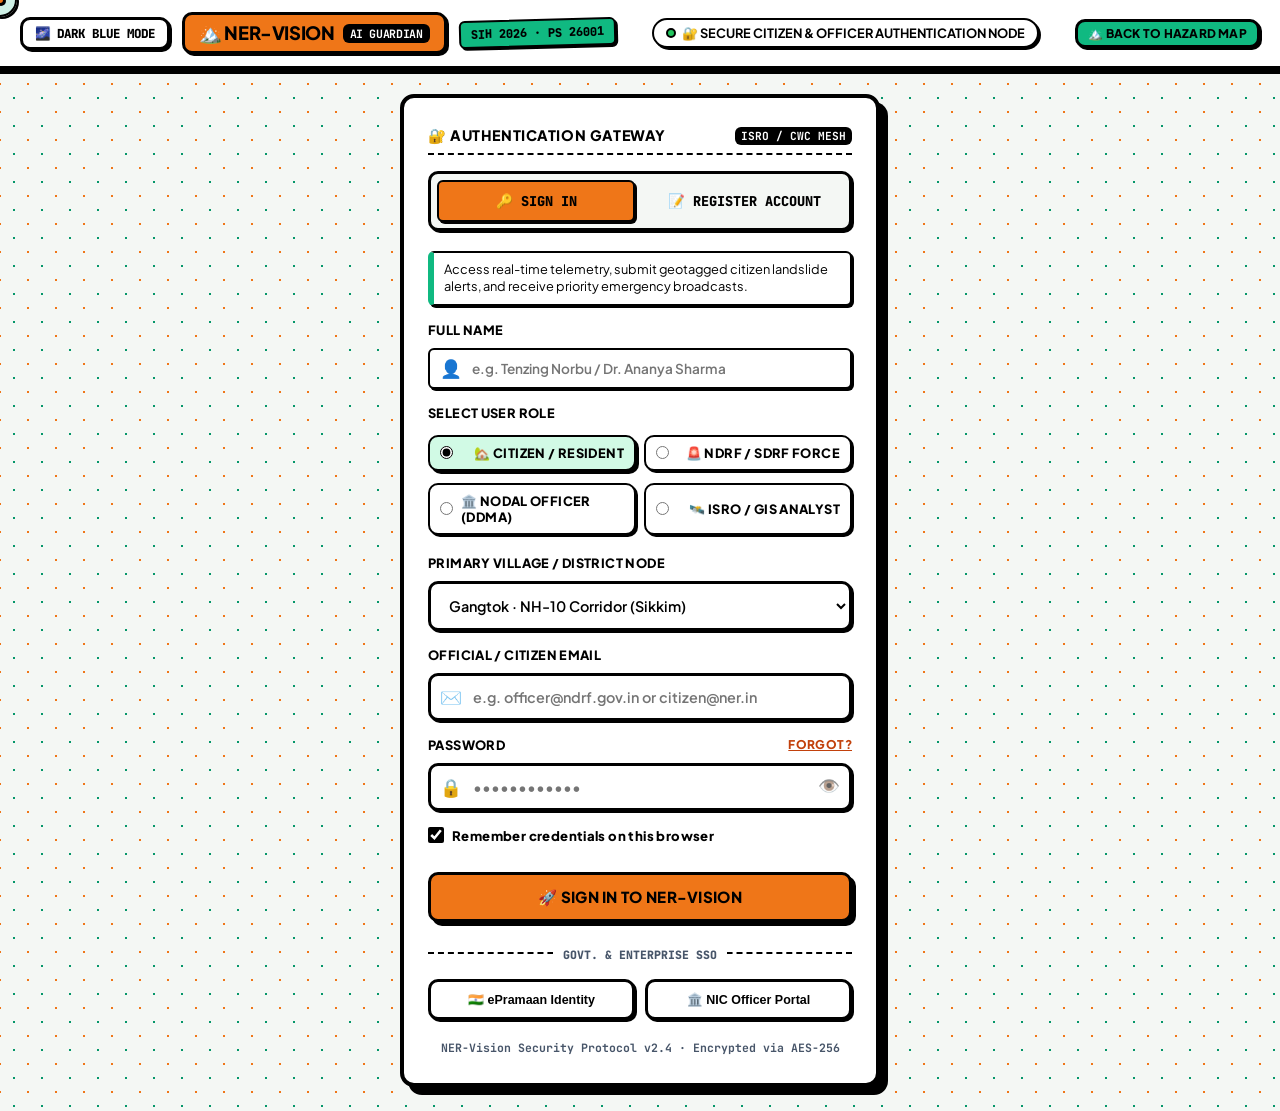
<file: login.html>
<!DOCTYPE html>
<html lang="en">
<head>
  <meta charset="UTF-8" />
  <title>NER-Vision · Citizen & Officer Login (SIH 2026 PS 26001)</title>
  <meta name="viewport" content="width=device-width, initial-scale=1.0" />
  <link rel="stylesheet" href="/static/style.css" />
  <style>
    /* Custom Login Page Specific Styles extending SIH 2026 Neo-Brutalist Theme */
    .login-container {
      min-height: calc(100vh - 70px);
      display: flex;
      align-items: center;
      justify-content: center;
      padding: 24px 16px;
    }

    .auth-card {
      width: 100%;
      max-width: 480px;
      background: var(--panel);
      border: var(--border-thick);
      border-radius: var(--radius-lg);
      box-shadow: 8px 8px 0px #000000;
      padding: 28px 24px;
      position: relative;
      animation: modal-pop 0.25s cubic-bezier(0.1, 0.9, 0.2, 1);
    }

    .auth-tab-row {
      display: flex;
      gap: 10px;
      margin-bottom: 20px;
      background: var(--bg);
      padding: 6px;
      border: var(--border-main);
      border-radius: var(--radius-md);
      box-shadow: 2px 2px 0px #000;
    }

    .auth-tab-btn {
      flex: 1;
      padding: 10px;
      font-family: 'JetBrains Mono', monospace;
      font-weight: 800;
      font-size: 0.85rem;
      text-transform: uppercase;
      background: transparent;
      border: 2px solid transparent;
      border-radius: var(--radius-sm);
      cursor: pointer;
      transition: all 0.15s ease;
      display: flex;
      align-items: center;
      justify-content: center;
      gap: 6px;
    }

    .auth-tab-btn.active {
      background: var(--orange);
      color: #000;
      border-color: #000;
      box-shadow: 2px 2px 0px #000;
    }

    .auth-tab-btn:hover:not(.active) {
      background: var(--panel-alt);
    }

    .form-group {
      margin-bottom: 16px;
      display: flex;
      flex-direction: column;
      gap: 6px;
    }

    .form-group label {
      font-size: 0.8rem;
      font-weight: 800;
      text-transform: uppercase;
      letter-spacing: 0.03em;
      display: flex;
      align-items: center;
      justify-content: space-between;
    }

    .brutal-input {
      width: 100%;
      padding: 12px 14px;
      font-family: inherit;
      font-size: 0.9rem;
      font-weight: 600;
      background: #ffffff;
      border: var(--border-main);
      border-radius: var(--radius-md);
      box-shadow: 2px 2px 0px #000;
      outline: none;
      transition: all 0.15s ease;
    }

    .brutal-input:focus {
      background: var(--panel-alt);
      box-shadow: 4px 4px 0px #000;
      border-color: #000;
    }

    .input-icon-wrap {
      position: relative;
      display: flex;
      align-items: center;
    }

    .input-icon-wrap .icon {
      position: absolute;
      left: 12px;
      font-size: 1.1rem;
      pointer-events: none;
    }

    .input-icon-wrap .brutal-input {
      padding-left: 42px;
    }

    .input-icon-wrap .eye-toggle {
      position: absolute;
      right: 12px;
      background: transparent;
      border: none;
      cursor: pointer;
      font-size: 1.1rem;
      opacity: 0.7;
    }
    .input-icon-wrap .eye-toggle:hover {
      opacity: 1;
    }

    .role-grid {
      display: grid;
      grid-template-columns: 1fr 1fr;
      gap: 8px;
      margin-top: 4px;
    }

    .role-card {
      border: var(--border-sm);
      border-radius: var(--radius-md);
      padding: 8px 10px;
      background: #fff;
      box-shadow: 2px 2px 0 #000;
      cursor: pointer;
      display: flex;
      align-items: center;
      gap: 8px;
      font-size: 0.78rem;
      font-weight: 800;
      transition: all 0.12s ease;
    }

    .role-card:hover {
      background: var(--orange-light);
    }

    .role-card.selected {
      background: var(--green-light);
      border-color: #000;
      box-shadow: 3px 3px 0 #000;
    }

    .role-card input[type="radio"] {
      accent-color: #000;
    }

    .sso-divider {
      position: relative;
      text-align: center;
      margin: 20px 0 16px;
    }

    .sso-divider::before {
      content: '';
      position: absolute;
      top: 50%;
      left: 0;
      right: 0;
      border-top: 2px dashed #000;
      z-index: 1;
    }

    .sso-divider span {
      position: relative;
      z-index: 2;
      background: var(--panel);
      padding: 0 10px;
      font-family: 'JetBrains Mono', monospace;
      font-size: 0.72rem;
      font-weight: 800;
      color: var(--text-muted);
      text-transform: uppercase;
    }

    .sso-grid {
      display: grid;
      grid-template-columns: 1fr 1fr;
      gap: 10px;
    }

    .sso-btn {
      padding: 10px;
      background: #fff;
      border: var(--border-main);
      border-radius: var(--radius-md);
      box-shadow: 2px 2px 0 #000;
      font-weight: 800;
      font-size: 0.78rem;
      display: flex;
      align-items: center;
      justify-content: center;
      gap: 6px;
      cursor: pointer;
      transition: all 0.12s ease;
    }

    .sso-btn:hover {
      transform: translate(-1.5px, -1.5px);
      box-shadow: 3.5px 3.5px 0 #000;
      background: var(--panel-alt);
    }

    .sso-btn:active {
      transform: translate(1px, 1px);
      box-shadow: 1px 1px 0 #000;
    }

    .toast-container {
      position: fixed;
      top: 80px;
      right: 20px;
      z-index: 9999;
      display: flex;
      flex-direction: column;
      gap: 8px;
    }

    .toast {
      background: #fff;
      border: var(--border-main);
      border-radius: var(--radius-md);
      box-shadow: 4px 4px 0 #000;
      padding: 12px 16px;
      font-size: 0.85rem;
      font-weight: 800;
      display: flex;
      align-items: center;
      gap: 10px;
      animation: modal-pop 0.2s ease-out;
    }
    .toast.success { border-left: 6px solid var(--green); }
    .toast.error { border-left: 6px solid var(--risk-vhigh); }
  </style>
</head>
<body>

  <!-- Toast Notification Container -->
  <div id="toastContainer" class="toast-container"></div>

  <!-- Header / Top Navigation Bar (Identical to SIH-PS-26001 Main) -->
  <header class="topbar">
    <div class="brand-wrapper">
      <button id="themeToggleBtn" class="top-left-theme-btn" onclick="triggerThemeRefresh()" title="Switch Theme with Pleasant Refresh Animation">
        <span class="refresh-icon-spin">🌌</span>
        <span class="btn-text">Dark Blue Mode</span>
      </button>
      <a href="/" class="brand-badge">
        <span>🏔️ NER-VISION</span>
        <span class="sub-tag">AI GUARDIAN</span>
      </a>
      <span class="sih-tag">SIH 2026 · PS 26001</span>
    </div>

    <div class="topbar-center">
      <div class="status-pill">
        <span class="live-beacon"></span>
        <span id="topbarStats">🔐 SECURE CITIZEN & OFFICER AUTHENTICATION NODE</span>
      </div>
    </div>

    <div class="topbar-actions">
      <a href="/" class="brutal-btn brutal-btn-green brutal-btn-sm">
        <span>🏔️ Back to Hazard Map</span>
      </a>
    </div>
  </header>

  <!-- Main Login Area -->
  <main class="login-container">
    <div class="auth-card">
      
      <!-- Card Header -->
      <div class="brutal-card-header" style="margin-bottom: 16px;">
        <span class="brutal-card-title">🔐 AUTHENTICATION GATEWAY</span>
        <span class="brutal-card-badge">ISRO / CWC MESH</span>
      </div>

      <!-- Sign In / Sign Up Tab Switcher -->
      <div class="auth-tab-row">
        <button type="button" class="auth-tab-btn active" id="tabSignIn" onclick="switchAuthTab('signin')">
          <span>🔑 Sign In</span>
        </button>
        <button type="button" class="auth-tab-btn" id="tabSignUp" onclick="switchAuthTab('signup')">
          <span>📝 Register Account</span>
        </button>
      </div>

      <!-- Auth Subtitle Guidance -->
      <div class="callout-box green-accent" style="margin-bottom: 16px;">
        <span id="authSubtitle">
          Access real-time telemetry, submit geotagged citizen landslide alerts, and receive priority emergency broadcasts.
        </span>
      </div>

      <!-- Form Component -->
      <form id="authForm" onsubmit="handleAuthSubmit(event)">

        <!-- Full Name Field (Sign Up Only) -->
        <div class="form-group hidden" id="groupFullName">
          <label for="fullName">Full Name</label>
          <div class="input-icon-wrap">
            <span class="icon">👤</span>
            <input 
              type="text" 
              id="fullName" 
              class="brutal-input" 
              placeholder="e.g. Tenzing Norbu / Dr. Ananya Sharma" 
            />
          </div>
        </div>

        <!-- Role Selector (Sign Up Only) -->
        <div class="form-group hidden" id="groupRole">
          <label>Select User Role</label>
          <div class="role-grid">
            <label class="role-card selected" id="roleCitizenCard">
              <input type="radio" name="userRole" value="citizen" checked onclick="selectRole('citizen')" />
              <span>🏡 Citizen / Resident</span>
            </label>
            <label class="role-card" id="roleResponderCard">
              <input type="radio" name="userRole" value="responder" onclick="selectRole('responder')" />
              <span>🚨 NDRF / SDRF Force</span>
            </label>
            <label class="role-card" id="roleOfficerCard">
              <input type="radio" name="userRole" value="officer" onclick="selectRole('officer')" />
              <span>🏛️ Nodal Officer (DDMA)</span>
            </label>
            <label class="role-card" id="roleAnalystCard">
              <input type="radio" name="userRole" value="analyst" onclick="selectRole('analyst')" />
              <span>🛰️ ISRO / GIS Analyst</span>
            </label>
          </div>
        </div>

        <!-- District / Location Node Selector (Sign Up Only) -->
        <div class="form-group hidden" id="groupDistrict">
          <label for="districtSelect">Primary Village / District Node</label>
          <select id="districtSelect" class="brutal-input">
            <option value="gangtok">Gangtok · NH-10 Corridor (Sikkim)</option>
            <option value="shillong">Shillong · Upper Shillong Peak (Meghalaya)</option>
            <option value="cherrapunji">Cherrapunji · Sohra Ridge (Meghalaya)</option>
            <option value="aizawl">Aizawl · Hunthar Landslide Zone (Mizoram)</option>
            <option value="kohima">Kohima · Naga Hospital Slope (Nagaland)</option>
            <option value="itanagar">Itanagar · Banderdewa Cut (Arunachal Pradesh)</option>
            <option value="agartala">Agartala · Baramura Hill Range (Tripura)</option>
            <option value="imphal">Imphal · Noney Railway Slope (Manipur)</option>
            <option value="diphu">Diphu · Karbi Anglong Hills (Assam)</option>
            <option value="namchi">Namchi · South Sikkim Highway (Sikkim)</option>
          </select>
        </div>

        <!-- Email Field -->
        <div class="form-group">
          <label for="emailInput">Official / Citizen Email</label>
          <div class="input-icon-wrap">
            <span class="icon">✉️</span>
            <input 
              type="email" 
              id="emailInput" 
              class="brutal-input" 
              placeholder="e.g. officer@ndrf.gov.in or citizen@ner.in" 
              required 
            />
          </div>
        </div>

        <!-- Password Field -->
        <div class="form-group">
          <label for="passwordInput">
            <span>Password</span>
            <a href="#forgot" onclick="triggerForgotPassword(event)" style="font-size:0.75rem; color:var(--orange-dark); font-weight:800; text-decoration:underline;" id="forgotLink">Forgot?</a>
          </label>
          <div class="input-icon-wrap">
            <span class="icon">🔒</span>
            <input 
              type="password" 
              id="passwordInput" 
              class="brutal-input" 
              placeholder="••••••••••••" 
              required 
            />
            <button type="button" class="eye-toggle" onclick="togglePasswordVisibility()" title="Toggle password visibility">
              👁️
            </button>
          </div>
        </div>

        <!-- Remember Me Checkbox -->
        <div class="form-group" id="groupRemember" style="flex-direction: row; align-items: center; justify-content: space-between;">
          <label style="cursor: pointer; display: flex; align-items: center; gap: 8px; text-transform: none; font-size: 0.82rem;">
            <input type="checkbox" id="rememberCheck" checked style="accent-color: #000; width: 16px; height: 16px;" />
            <span>Remember credentials on this browser</span>
          </label>
        </div>

        <!-- Submit Button -->
        <button type="submit" class="brutal-btn brutal-btn-orange" id="btnSubmitAuth" style="width: 100%; justify-content: center; padding: 12px; margin-top: 8px; font-size: 0.95rem;">
          <span id="btnSubmitText">🚀 Sign In to NER-Vision</span>
        </button>

      </form>

      <!-- SSO Single Sign On Divider -->
      <div class="sso-divider">
        <span>Govt. & Enterprise SSO</span>
      </div>

      <!-- SSO Buttons -->
      <div class="sso-grid">
        <button type="button" class="sso-btn" onclick="triggerSSO('ePramaan Govt. ID')">
          <span>🇮🇳 ePramaan Identity</span>
        </button>
        <button type="button" class="sso-btn" onclick="triggerSSO('NIC Officers SSO')">
          <span>🏛️ NIC Officer Portal</span>
        </button>
      </div>

      <!-- Footer Tag -->
      <div style="margin-top: 20px; text-align: center; font-size: 0.72rem; font-family: 'JetBrains Mono', monospace; color: var(--text-muted); font-weight: 700;">
        NER-Vision Security Protocol v2.4 · Encrypted via AES-256
      </div>

    </div>
  </main>

  <!-- Classy Theme Refresh Overlay Component -->
  <div id="themeRefreshOverlay" class="theme-refresh-overlay">
    <div class="refresh-card-popup">
      <div class="refresh-spinner-ring"></div>
      <div class="refresh-title" id="refreshTitleText">REFRESHING THEME...</div>
      <div class="refresh-sub" id="refreshSubText">Morphing Spatial UI Palette</div>
    </div>
  </div>

  <!-- Neo-Brutalist Interactive Cursor System (Matches Main Page) -->
  <div class="custom-cursor-dot" id="cursorDot"></div>
  <div class="custom-cursor-ring" id="cursorRing"></div>

  <script>
    let currentTab = 'signin';

    function switchAuthTab(tab) {
      currentTab = tab;
      const tabSignIn = document.getElementById('tabSignIn');
      const tabSignUp = document.getElementById('tabSignUp');
      const groupFullName = document.getElementById('groupFullName');
      const groupRole = document.getElementById('groupRole');
      const groupDistrict = document.getElementById('groupDistrict');
      const groupRemember = document.getElementById('groupRemember');
      const authSubtitle = document.getElementById('authSubtitle');
      const btnSubmitText = document.getElementById('btnSubmitText');
      const forgotLink = document.getElementById('forgotLink');

      if (tab === 'signin') {
        tabSignIn.classList.add('active');
        tabSignUp.classList.remove('active');
        
        groupFullName.classList.add('hidden');
        groupRole.classList.add('hidden');
        groupDistrict.classList.add('hidden');
        groupRemember.classList.remove('hidden');
        forgotLink.style.display = 'inline';

        authSubtitle.innerHTML = 'Access real-time telemetry, submit geotagged citizen landslide alerts, and receive priority emergency broadcasts.';
        btnSubmitText.innerHTML = '🚀 Sign In to NER-Vision';
      } else {
        tabSignUp.classList.add('active');
        tabSignIn.classList.remove('active');
        
        groupFullName.classList.remove('hidden');
        groupRole.classList.remove('hidden');
        groupDistrict.classList.remove('hidden');
        groupRemember.classList.add('hidden');
        forgotLink.style.display = 'none';

        authSubtitle.innerHTML = 'Register your node account to join the North-East Emergency Response Network & receive automated voice alert calls.';
        btnSubmitText.innerHTML = '✨ Create Verified Account';
      }
    }

    function selectRole(role) {
      ['citizen', 'responder', 'officer', 'analyst'].forEach(r => {
        const card = document.getElementById(`role${capitalize(r)}Card`);
        if (card) {
          if (r === role) {
            card.classList.add('selected');
            card.querySelector('input').checked = true;
          } else {
            card.classList.remove('selected');
          }
        }
      });
    }

    function capitalize(str) {
      return str.charAt(0).toUpperCase() + str.slice(1);
    }

    function togglePasswordVisibility() {
      const input = document.getElementById('passwordInput');
      input.type = input.type === 'password' ? 'text' : 'password';
    }

    function showToast(message, type = "success") {
      const container = document.getElementById("toastContainer");
      if (!container) return;
      const toast = document.createElement("div");
      toast.className = `toast ${type}`;
      toast.innerHTML = `<span>${type === "success" ? "✅" : "⚠️"}</span> <span>${message}</span>`;
      container.appendChild(toast);
      setTimeout(() => {
        toast.style.opacity = "0";
        toast.style.transform = "translateX(100%)";
        toast.style.transition = "all 0.3s ease";
        setTimeout(() => toast.remove(), 300);
      }, 4000);
    }

    function triggerSSO(provider) {
      showToast(`Initiating ${provider} authentication bridge...`, "success");
      setTimeout(() => {
        showToast(`Authenticated via ${provider}! Redirecting to Hazard Dashboard...`, "success");
        setTimeout(() => window.location.href = "/", 1500);
      }, 1200);
    }

    function triggerForgotPassword(e) {
      e.preventDefault();
      const email = document.getElementById('emailInput').value;
      if (!email) {
        showToast("Please enter your email address to receive password reset instructions.", "error");
      } else {
        showToast(`Password reset link dispatched to ${email}!`, "success");
      }
    }

    function handleAuthSubmit(e) {
      e.preventDefault();
      const email = document.getElementById('emailInput').value;
      const btn = document.getElementById('btnSubmitAuth');

      btn.disabled = true;
      btn.style.opacity = '0.7';

      if (currentTab === 'signin') {
        showToast("Verifying biometric & credential keys with NER-Vision Mesh...", "success");
        setTimeout(() => {
          showToast(`Welcome back, ${email.split('@')[0]}! Access Granted.`, "success");
          setTimeout(() => {
            window.location.href = "/";
          }, 1200);
        }, 1200);
      } else {
        const name = document.getElementById('fullName').value || email.split('@')[0];
        const district = document.getElementById('districtSelect').options[document.getElementById('districtSelect').selectedIndex].text;
        showToast(`Registering new node account for ${name} (${district})...`, "success");
        setTimeout(() => {
          showToast("Account created successfully! Redirecting to Dashboard...", "success");
          setTimeout(() => {
            window.location.href = "/";
          }, 1200);
        }, 1400);
      }
    }

    // Neo-Brutalist Cursor System Script
    const cursorDot = document.getElementById('cursorDot');
    const cursorRing = document.getElementById('cursorRing');

    if (cursorDot && cursorRing) {
      window.addEventListener('mousemove', (e) => {
        cursorDot.style.left = `${e.clientX}px`;
        cursorDot.style.top = `${e.clientY}px`;
        cursorRing.style.left = `${e.clientX}px`;
        cursorRing.style.top = `${e.clientY}px`;
      });

      window.addEventListener('mousedown', (e) => {
        cursorRing.classList.add('active');
        
        // Spawn Click Burst
        const burst = document.createElement('div');
        burst.className = `click-burst ${Math.random() > 0.5 ? 'green-burst' : ''}`;
        burst.style.left = `${e.clientX}px`;
        burst.style.top = `${e.clientY}px`;
        burst.innerText = ['BOOM!', 'POW!', 'SECURE!', 'NER-VISION', 'ISRO-SYNC'][Math.floor(Math.random() * 5)];
        document.body.appendChild(burst);
        setTimeout(() => burst.remove(), 400);
      });

      window.addEventListener('mouseup', () => {
        cursorRing.classList.remove('active');
      });

      document.querySelectorAll('button, a, input, select, .role-card').forEach(el => {
        el.addEventListener('mouseenter', () => cursorRing.classList.add('hovered'));
        el.addEventListener('mouseleave', () => cursorRing.classList.remove('hovered'));
      });
    }

    function triggerThemeRefresh() {
      const overlay = document.getElementById('themeRefreshOverlay');
      const btn = document.getElementById('themeToggleBtn');
      const popupTitle = document.getElementById('refreshTitleText');
      const popupSub = document.getElementById('refreshSubText');

      if (btn) btn.classList.add('refreshing');

      const isDarkCurrently = document.documentElement.classList.contains('theme-bluish-dark');
      const targetThemeName = isDarkCurrently ? "Classic Orange & Green" : "Classy Dark Bluish";

      if (popupTitle) popupTitle.textContent = `REFRESHING THEME...`;
      if (popupSub) popupSub.textContent = `Morphing UI to ${targetThemeName}`;

      if (overlay) overlay.classList.add('active');

      setTimeout(() => {
        if (isDarkCurrently) {
          document.documentElement.classList.remove('theme-bluish-dark');
          if (document.body) document.body.classList.remove('theme-bluish-dark');
          localStorage.setItem('ner_vision_theme', 'light-orange-green');
        } else {
          document.documentElement.classList.add('theme-bluish-dark');
          if (document.body) document.body.classList.add('theme-bluish-dark');
          localStorage.setItem('ner_vision_theme', 'bluish-dark');
        }

        updateThemeToggleUI();

        const layout = document.querySelector('main') || document.body;
        layout.classList.add('theme-refresh-wave');
        setTimeout(() => layout.classList.remove('theme-refresh-wave'), 650);

      }, 350);

      setTimeout(() => {
        if (overlay) overlay.classList.remove('active');
        if (btn) btn.classList.remove('refreshing');
        
        if (typeof showToast === 'function') {
          showToast(`Theme Refreshed to ${targetThemeName} 🚀`, "success");
        }
      }, 750);
    }

    function updateThemeToggleUI() {
      const isDark = document.documentElement.classList.contains('theme-bluish-dark');
      const btns = document.querySelectorAll('.top-left-theme-btn');
      btns.forEach(btn => {
        const label = btn.querySelector('.btn-text');
        const icon = btn.querySelector('.refresh-icon-spin');
        if (label) label.textContent = isDark ? "Classic Mode" : "Dark Blue Mode";
        if (icon) icon.textContent = isDark ? "☀️" : "🌌";
      });
    }

    function initTheme() {
      const savedTheme = localStorage.getItem('ner_vision_theme');
      if (savedTheme === 'bluish-dark') {
        document.documentElement.classList.add('theme-bluish-dark');
        if (document.body) document.body.classList.add('theme-bluish-dark');
      } else {
        document.documentElement.classList.remove('theme-bluish-dark');
        if (document.body) document.body.classList.remove('theme-bluish-dark');
      }
      updateThemeToggleUI();
    }

    (function prebootTheme() {
      const savedTheme = localStorage.getItem('ner_vision_theme');
      if (savedTheme === 'bluish-dark') {
        document.documentElement.classList.add('theme-bluish-dark');
      }
    })();

    document.addEventListener('DOMContentLoaded', initTheme);
  </script>
</body>
</html>
</file>
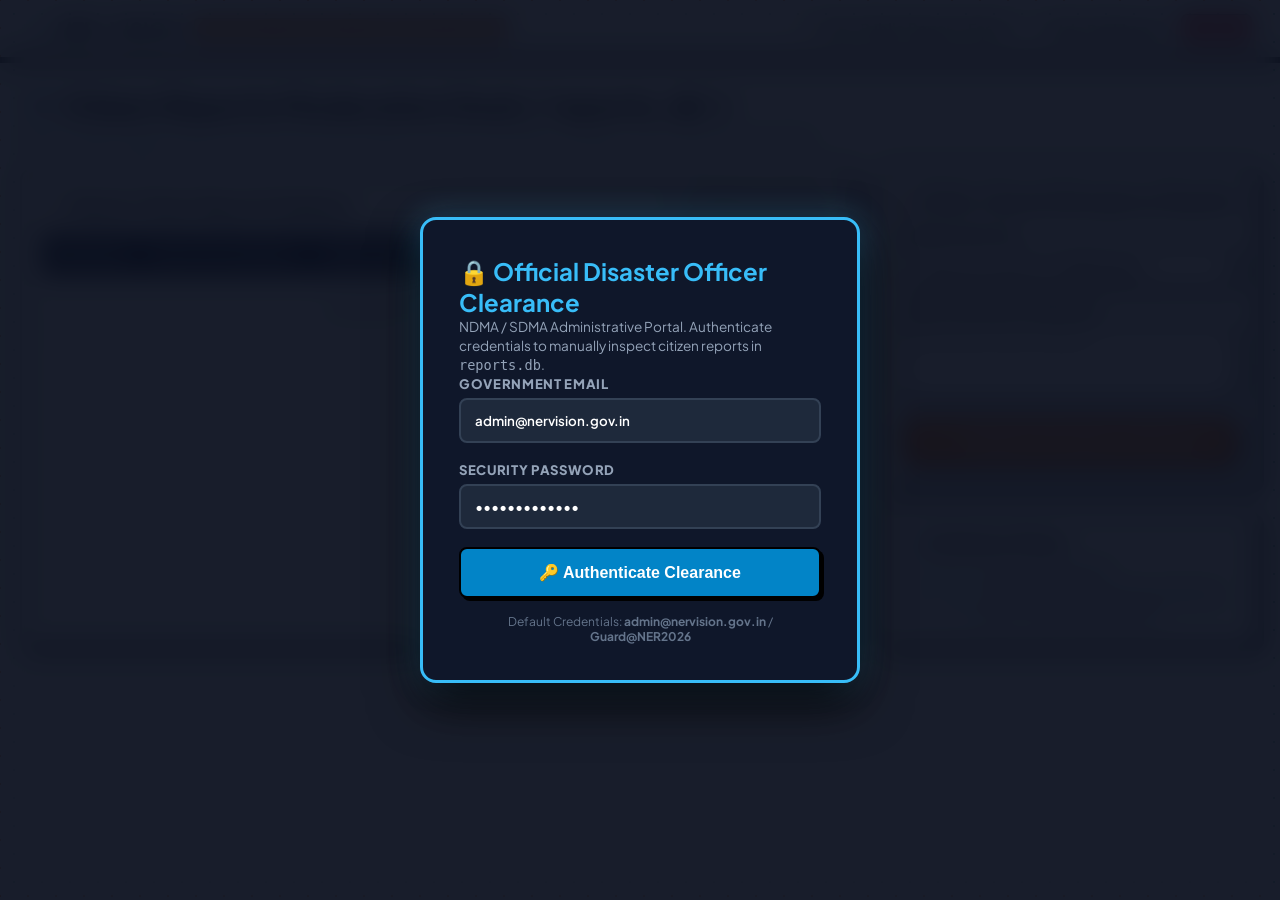
<file: templates/admin.html>
<!DOCTYPE html>
<html lang="en">
<head>
  <meta charset="UTF-8" />
  <title>NER-Vision · Command & Disaster Admin Panel (SIH 2026 PS 26001)</title>
  <meta name="viewport" content="width=device-width, initial-scale=1.0" />
  <link rel="stylesheet" href="/static/style.css" />
  <style>
    .admin-body {
      background-color: var(--bg-main);
      color: var(--text-main);
      font-family: 'Plus Jakarta Sans', system-ui, sans-serif;
      min-height: 100vh;
      margin: 0;
      padding: 0;
    }
    .admin-topbar {
      display: flex;
      justify-content: space-between;
      align-items: center;
      padding: 14px 28px;
      background: var(--bg-card);
      border-bottom: 2px solid #000;
      box-shadow: 0 4px 0 #000;
    }
    .admin-brand {
      display: flex;
      align-items: center;
      gap: 12px;
      font-weight: 900;
      font-size: 1.25rem;
    }
    .admin-lock-overlay {
      position: fixed;
      inset: 0;
      background: rgba(10, 15, 30, 0.94);
      backdrop-filter: blur(12px);
      z-index: 9999;
      display: flex;
      align-items: center;
      justify-content: center;
      padding: 20px;
    }
    .admin-lock-card {
      background: #0f172a;
      color: #f8fafc;
      border: 3px solid #38bdf8;
      border-radius: 16px;
      padding: 36px;
      max-width: 440px;
      width: 100%;
      box-shadow: 0 20px 50px rgba(0,0,0,0.8), 0 0 30px rgba(56, 189, 248, 0.3);
    }
    .admin-lock-card h2 {
      margin-top: 0;
      color: #38bdf8;
      font-size: 1.5rem;
      display: flex;
      align-items: center;
      gap: 10px;
    }
    .admin-input-group {
      margin-bottom: 18px;
    }
    .admin-input-group label {
      display: block;
      font-size: 0.82rem;
      font-weight: 800;
      color: #94a3b8;
      margin-bottom: 6px;
      text-transform: uppercase;
      letter-spacing: 0.05em;
    }
    .admin-input-group input {
      width: 100%;
      padding: 12px 14px;
      background: #1e293b;
      border: 2px solid #334155;
      border-radius: 8px;
      color: #fff;
      font-family: inherit;
      font-weight: 600;
      outline: none;
      box-sizing: border-box;
    }
    .admin-input-group input:focus {
      border-color: #38bdf8;
      box-shadow: 0 0 10px rgba(56, 189, 248, 0.4);
    }
    .admin-btn {
      width: 100%;
      padding: 14px;
      background: #0284c7;
      color: #fff;
      border: 2px solid #000;
      border-radius: 8px;
      font-weight: 900;
      font-size: 1rem;
      cursor: pointer;
      box-shadow: 3px 3px 0 #000;
      transition: all 0.15s ease;
    }
    .admin-btn:hover {
      background: #0369a1;
      transform: translate(-1px, -1px);
      box-shadow: 4px 4px 0 #000;
    }
    .admin-container {
      max-width: 1400px;
      margin: 28px auto;
      padding: 0 20px;
    }
    .admin-grid {
      display: grid;
      grid-template-columns: 2.2fr 1fr;
      gap: 24px;
    }
    .admin-table-card {
      background: var(--bg-card);
      border: 2px solid #000;
      border-radius: 12px;
      padding: 20px;
      box-shadow: 4px 4px 0 #000;
    }
    .admin-table {
      width: 100%;
      border-collapse: collapse;
      margin-top: 14px;
      font-size: 0.84rem;
    }
    .admin-table th {
      background: #0f172a;
      color: #f8fafc;
      padding: 12px;
      text-align: left;
      border-bottom: 2px solid #000;
    }
    .admin-table td {
      padding: 12px;
      border-bottom: 1px solid rgba(0,0,0,0.12);
      vertical-align: top;
    }
    .ver-badge {
      display: inline-block;
      padding: 3px 8px;
      border-radius: 4px;
      font-weight: 800;
      font-size: 0.72rem;
      border: 1px solid #000;
    }
    .ver-badge.real { background: #dcfce7; color: #15803d; }
    .ver-badge.spam { background: #fee2e2; color: #b91c1c; }
    .action-btn-sm {
      padding: 6px 10px;
      font-size: 0.78rem;
      font-weight: 900;
      border-radius: 6px;
      border: 1.5px solid #000;
      cursor: pointer;
      box-shadow: 1.5px 1.5px 0 #000;
      margin-right: 4px;
    }
    .btn-approve { background: #4ade80; color: #000; }
    .btn-flag { background: #f87171; color: #000; }
  </style>
</head>
<body class="admin-body">

  <!-- Security Lock Overlay -->
  <div id="adminLockOverlay" class="admin-lock-overlay">
    <div class="admin-lock-card">
      <h2>🔒 Official Disaster Officer Clearance</h2>
      <p style="font-size:0.85rem; color:#94a3b8; line-height:1.4;">
        NDMA / SDMA Administrative Portal. Authenticate credentials to manually inspect citizen reports in <code>reports.db</code>.
      </p>
      <form id="adminLoginForm" onsubmit="handleAdminLogin(event)">
        <div class="admin-input-group">
          <label>Government Email</label>
          <input type="email" id="adminEmail" value="admin@nervision.gov.in" required />
        </div>
        <div class="admin-input-group">
          <label>Security Password</label>
          <input type="password" id="adminPassword" value="Guard@NER2026" required />
        </div>
        <button type="submit" class="admin-btn">🔑 Authenticate Clearance</button>
      </form>
      <div id="lockError" style="color:#ef4444; font-weight:800; font-size:0.82rem; margin-top:12px; display:none;"></div>
      <div style="font-size:0.75rem; color:#64748b; margin-top:16px; text-align:center;">
        Default Credentials: <b>admin@nervision.gov.in</b> / <b>Guard@NER2026</b>
      </div>
    </div>
  </div>

  <!-- Admin Top Bar -->
  <header class="admin-topbar">
    <div class="admin-brand">
      <span>🏔️ NER-VISION</span>
      <span style="font-size:0.8rem; background:#ef7618; color:#fff; padding:2px 8px; border-radius:4px; border:1.5px solid #000;">
        DISASTER COMMAND & MODERATION CENTER
      </span>
    </div>
    <div style="display:flex; align-items:center; gap:16px;">
      <a href="/reports" target="_blank" style="font-weight:800; color:var(--text-main); text-decoration:none; font-size:0.9rem;">
        📋 View Public Reports Feed →
      </a>
      <a href="/" style="font-weight:800; color:var(--text-main); text-decoration:none; font-size:0.9rem;">
        ← Main Dashboard
      </a>
      <button onclick="handleAdminLogout()" style="background:#ef4444; color:#fff; border:1.5px solid #000; padding:6px 12px; font-weight:800; border-radius:6px; cursor:pointer;">
        Logout
      </button>
    </div>
  </header>

  <!-- Admin Main Container -->
  <div class="admin-container">
    <div style="margin-bottom:20px;">
      <h1 style="margin:0 0 6px 0; font-size:1.8rem; font-weight:900;">🛡️ Citizen Reports Moderation Desk (`reports.db`)</h1>
      <p style="margin:0; color:var(--text-muted); font-size:0.9rem;">
        Inspect all geotagged reports submitted by local residents. Assure truthfulness manually or rely on AI NLP word scoring.
      </p>
    </div>

    <div class="admin-grid">
      <!-- Citizen Reports Detailed Table -->
      <div class="admin-table-card">
        <div style="display:flex; justify-content:space-between; align-items:center; margin-bottom:12px;">
          <h3 style="margin:0; font-size:1.1rem; font-weight:900;">📋 Tabular Citizen Reports Database</h3>
          <button onclick="loadAdminReports()" style="background:var(--bg-main); border:1.5px solid #000; padding:6px 12px; font-weight:800; border-radius:6px; cursor:pointer;">
            🔄 Refresh Live Feed
          </button>
        </div>

        <table class="admin-table">
          <thead>
            <tr>
              <th>Timestamp</th>
              <th>Sector & Coordinates</th>
              <th>Citizen Incident Description</th>
              <th>AI NLP Score</th>
              <th>Manual Verification Control</th>
            </tr>
          </thead>
          <tbody id="adminReportsBody">
            <tr>
              <td colspan="5" style="text-align:center; padding:20px; color:#64748b;">Loading reports from reports.db...</td>
            </tr>
          </tbody>
        </table>
      </div>

      <!-- Control Deck -->
      <div>
        <!-- Emergency Dispatcher -->
        <div class="admin-table-card" style="margin-bottom:20px;">
          <h3 style="margin:0 0 12px 0; font-size:1.1rem; font-weight:900;">📢 Multi-Channel Emergency Dispatch</h3>
          <form onsubmit="handleAdminBroadcast(event)">
            <div class="admin-input-group" style="margin-bottom:12px;">
              <label style="color:#000;">Target Sector</label>
              <select id="broadcastSectorSelect" style="width:100%; padding:10px; border:2px solid #000; border-radius:6px; font-weight:700;">
                <option value="ALL">All Monitored Sectors (NER Region)</option>
              </select>
            </div>
            <div class="admin-input-group" style="margin-bottom:12px;">
              <label style="color:#000;">Alert Advisory Message</label>
              <textarea id="broadcastMsg" rows="3" style="width:100%; padding:10px; border:2px solid #000; border-radius:6px; font-family:inherit; font-weight:600;" placeholder="Official evacuation advisory..."></textarea>
            </div>
            <button type="submit" class="admin-btn" style="background:#ef7618;">
              ⚡ Dispatch Emergency Advisory
            </button>
          </form>
        </div>

        <!-- Database Information -->
        <div class="admin-table-card">
          <h3 style="margin:0 0 8px 0; font-size:1.1rem; font-weight:900;">📊 Database Status</h3>
          <div style="font-size:0.84rem; color:var(--text-muted); line-height:1.6;">
            <div>• Database: <b>reports.db (SQLite)</b></div>
            <div>• NLP Verifier: <b>Word & Distress Dictionary (Active)</b></div>
            <div>• Security: <b>Session Token Authenticated</b></div>
          </div>
        </div>
      </div>
    </div>
  </div>

  <script>
    async function handleAdminLogin(e) {
      e.preventDefault();
      const email = document.getElementById("adminEmail").value;
      const pass = document.getElementById("adminPassword").value;
      
      try {
        const res = await fetch("/api/v1/admin/login", {
          method: "POST",
          headers: { "Content-Type": "application/json" },
          body: JSON.stringify({ email, password: pass })
        });
        const data = await res.json();
        if (data.status === "authenticated") {
          document.getElementById("adminLockOverlay").style.display = "none";
          loadAdminReports();
        } else {
          document.getElementById("lockError").textContent = data.message || "Invalid clearance credentials.";
          document.getElementById("lockError").style.display = "block";
        }
      } catch (err) {
        document.getElementById("lockError").textContent = "Authentication server error.";
        document.getElementById("lockError").style.display = "block";
      }
    }

    function handleAdminLogout() {
      fetch("/api/v1/admin/logout", { method: "POST" }).then(() => {
        location.reload();
      });
    }

    async function loadAdminReports() {
      try {
        const res = await fetch("/api/v1/reports");
        const reports = await res.json();
        const tbody = document.getElementById("adminReportsBody");
        
        if (!reports || reports.length === 0) {
          tbody.innerHTML = `<tr><td colspan="5" style="text-align:center; padding:20px;">No citizen reports logged in reports.db yet.</td></tr>`;
          return;
        }

        tbody.innerHTML = reports.map(r => {
          const isReal = r.is_verified || r.verification_status === "VERIFIED_REAL";
          const score = (r.verification_score * 100).toFixed(0);
          const reasons = (r.verification_reasons || []).join("<br>");
          const timeStr = r.timestamp ? new Date(r.timestamp).toLocaleTimeString('en-IN') : 'N/A';

          return `
            <tr>
              <td style="font-family:'JetBrains Mono'; font-size:0.75rem;"><b>${timeStr}</b></td>
              <td>
                <b>${r.location_name || 'Sector ' + r.location_id}</b><br>
                <span style="font-size:0.72rem; color:#64748b;">${r.lat.toFixed(4)}°N, ${r.lng.toFixed(4)}°E</span><br>
                <span class="badge ${r.reported_severity.replace(' ', '-')}">${r.reported_severity}</span>
              </td>
              <td>
                <div style="font-weight:700; font-size:0.88rem;">"${r.description}"</div>
                ${r.media_url ? `<div style="margin-top:4px;"><a href="${r.media_url}" target="_blank" style="font-size:0.75rem; color:#0284c7; font-weight:800;">🖼️ Photo Attachment</a></div>` : ''}
              </td>
              <td>
                <span class="ver-badge ${isReal ? 'real' : 'spam'}">
                  ${isReal ? '✓ VERIFIED REAL' : '⚠️ SUSPICIOUS SPAM'} (${score}%)
                </span>
                <div style="font-size:0.7rem; color:#64748b; margin-top:4px; line-height:1.3;">${reasons}</div>
              </td>
              <td style="white-space:nowrap;">
                <button class="action-btn-sm btn-approve" onclick="overrideReport('${r.id}', true)">✓ Confirm True</button>
                <button class="action-btn-sm btn-flag" onclick="overrideReport('${r.id}', false)">⚠️ Mark False/Spam</button>
              </td>
            </tr>
          `;
        }).join("");
      } catch (err) {
        console.error("Failed to load reports:", err);
      }
    }

    async function overrideReport(reportId, isVerified) {
      try {
        await fetch("/api/v1/admin/reports/override", {
          method: "POST",
          headers: { "Content-Type": "application/json" },
          body: JSON.stringify({ report_id: reportId, is_verified: isVerified })
        });
        loadAdminReports();
      } catch (err) {
        alert("Failed to override report status.");
      }
    }

    async function handleAdminBroadcast(e) {
      e.preventDefault();
      const sector = document.getElementById("broadcastSectorSelect").value;
      const msg = document.getElementById("broadcastMsg").value;
      if (!msg) return;

      try {
        const res = await fetch("/api/v1/admin/broadcast", {
          method: "POST",
          headers: { "Content-Type": "application/json" },
          body: JSON.stringify({ sector, message: msg })
        });
        const data = await res.json();
        alert(`Emergency advisory dispatched to subscribers!`);
        document.getElementById("broadcastMsg").value = "";
      } catch (err) {
        alert("Broadcast failed.");
      }
    }
  </script>
</body>
</html>
</file>
<file: static/style.css>
@import url('https://fonts.googleapis.com/css2?family=JetBrains+Mono:wght@400;600;800&family=Plus+Jakarta+Sans:wght@500;700;800;900&display=swap');

:root {
  /* Neo-Brutalist Orange & Green Palette */
  --bg: #f4f7f4;
  --bg-pattern: radial-gradient(#15803d1a 1.5px, transparent 1.5px);
  --panel: #ffffff;
  --panel-alt: #f0fdf4;
  --panel-dark: #0f172a;

  --border: #000000;
  --border-width: 3px;
  --border-sm: 2px solid #000000;
  --border-main: 3px solid #000000;
  --border-thick: 4px solid #000000;

  --shadow-sm: 2px 2px 0px #000000;
  --shadow-main: 4px 4px 0px #000000;
  --shadow-lg: 6px 6px 0px #000000;
  --shadow-hover: 6px 6px 0px #000000;
  --shadow-active: 1px 1px 0px #000000;

  /* Theme Brand Colors */
  --orange: #ef7618;
  --orange-bright: #ff6b00;
  --orange-light: #ffedd5;
  --orange-dark: #c2410c;

  --green: #10b981;
  --green-bright: #22c55e;
  --green-dark: #047857;
  --green-light: #d1fae5;
  --green-deep: #064e3b;

  --text-main: #000000;
  --text-muted: #475569;
  --text-inverse: #ffffff;

  /* Risk levels */
  --risk-low: #10b981;
  --risk-med: #f59e0b;
  --risk-high: #f97316;
  --risk-vhigh: #ef4444;

  --radius-sm: 6px;
  --radius-md: 10px;
  --radius-lg: 14px;
  --radius-full: 9999px;
}

* {
  box-sizing: border-box;
  margin: 0;
  padding: 0;
}

body {
  font-family: 'Plus Jakarta Sans', -apple-system, BlinkMacSystemFont, sans-serif;
  background-color: var(--bg);
  background-image: radial-gradient(#059669 1px, transparent 1px), radial-gradient(#ef7618 1px, #f4f7f4 1px);
  background-size: 28px 28px;
  background-position: 0 0, 14px 14px;
  color: var(--text-main);
  min-height: 100vh;
  display: flex;
  flex-direction: column;
  overflow-x: hidden;
}

/* --------------------------------------------------------------------------
   Brutalist Typography & Utility
-------------------------------------------------------------------------- */
.font-mono {
  font-family: 'JetBrains Mono', monospace;
}

.font-black {
  font-weight: 900;
}

/* --------------------------------------------------------------------------
   Header / Top Navigation Bar
-------------------------------------------------------------------------- */
.topbar {
  display: flex;
  justify-content: space-between;
  align-items: center;
  padding: 12px 20px;
  background: var(--panel);
  border-bottom: var(--border-thick);
  box-shadow: 0 4px 0px rgba(0, 0, 0, 1);
  z-index: 1000;
  position: relative;
  gap: 16px;
  flex-wrap: wrap;
}

.brand-wrapper {
  display: flex;
  align-items: center;
  gap: 12px;
}

.brand-badge {
  display: inline-flex;
  align-items: center;
  gap: 8px;
  background: var(--orange);
  color: #000;
  padding: 6px 14px;
  border: var(--border-main);
  border-radius: var(--radius-md);
  box-shadow: var(--shadow-sm);
  font-weight: 900;
  font-size: 1.15rem;
  letter-spacing: -0.02em;
  text-decoration: none;
}

.brand-badge .sub-tag {
  background: #000;
  color: #fff;
  padding: 2px 7px;
  border-radius: var(--radius-sm);
  font-size: 0.72rem;
  font-family: 'JetBrains Mono', monospace;
  font-weight: 700;
}

.sih-tag {
  background: var(--green);
  color: #000;
  border: var(--border-sm);
  padding: 4px 10px;
  border-radius: var(--radius-sm);
  font-family: 'JetBrains Mono', monospace;
  font-size: 0.75rem;
  font-weight: 800;
  box-shadow: 2px 2px 0 #000;
  transform: rotate(-1.5deg);
}

.topbar-center {
  display: flex;
  align-items: center;
  gap: 10px;
  flex-wrap: wrap;
}

.status-pill {
  background: #fff;
  border: var(--border-sm);
  padding: 5px 12px;
  border-radius: var(--radius-full);
  font-size: 0.8rem;
  font-weight: 700;
  box-shadow: var(--shadow-sm);
  display: inline-flex;
  align-items: center;
  gap: 6px;
}

.live-beacon {
  width: 10px;
  height: 10px;
  border-radius: 50%;
  background: var(--green-bright);
  border: 2px solid #000;
  display: inline-block;
  animation: pulse-beacon 1.4s infinite ease-in-out;
}

@keyframes pulse-beacon {
  0% {
    transform: scale(0.9);
    opacity: 0.8;
  }

  50% {
    transform: scale(1.3);
    opacity: 1;
    box-shadow: 0 0 6px var(--green);
  }

  100% {
    transform: scale(0.9);
    opacity: 0.8;
  }
}

.topbar-actions {
  display: flex;
  align-items: center;
  gap: 10px;
}

/* --------------------------------------------------------------------------
   Tactile Neo-Brutalist Buttons
-------------------------------------------------------------------------- */
.brutal-btn {
  background: var(--panel);
  color: #000;
  border: var(--border-main);
  border-radius: var(--radius-md);
  padding: 8px 16px;
  font-size: 0.85rem;
  font-weight: 800;
  font-family: inherit;
  cursor: pointer;
  box-shadow: var(--shadow-main);
  display: inline-flex;
  align-items: center;
  gap: 6px;
  text-transform: uppercase;
  letter-spacing: 0.02em;
  transition: all 0.12s cubic-bezier(0.4, 0, 0.2, 1);
  text-decoration: none;
}

.brutal-btn:hover {
  transform: translate(-2px, -2px);
  box-shadow: var(--shadow-hover);
  background: var(--orange-light);
}

.brutal-btn:active {
  transform: translate(2px, 2px);
  box-shadow: var(--shadow-active);
}

.brutal-btn-orange {
  background: var(--orange);
  color: #000;
}

.brutal-btn-orange:hover {
  background: var(--orange-bright);
}

.brutal-btn-green {
  background: var(--green);
  color: #000;
}

.brutal-btn-green:hover {
  background: var(--green-bright);
}

.brutal-btn-sm {
  padding: 4px 10px;
  font-size: 0.75rem;
  box-shadow: var(--shadow-sm);
}

/* --------------------------------------------------------------------------
   Main Grid Layout
-------------------------------------------------------------------------- */
.layout {
  display: grid;
  grid-template-columns: 320px 1fr 370px;
  gap: 16px;
  padding: 16px;
  height: calc(100vh - 66px);
  overflow: hidden;
}

@media (max-width: 1200px) {
  .layout {
    grid-template-columns: 290px 1fr 340px;
  }
}

@media (max-width: 992px) {
  .layout {
    grid-template-columns: 1fr;
    height: auto;
    overflow-y: auto;
  }
}

/* --------------------------------------------------------------------------
   Sidebars and Panels
-------------------------------------------------------------------------- */
.sidebar,
.detail-panel {
  display: flex;
  flex-direction: column;
  gap: 14px;
  overflow-y: auto;
  padding-right: 4px;
}

.brutal-card {
  background: var(--panel);
  border: var(--border-main);
  border-radius: var(--radius-lg);
  box-shadow: var(--shadow-main);
  padding: 16px;
  position: relative;
  transition: transform 0.15s ease, box-shadow 0.15s ease;
}

.brutal-card-header {
  display: flex;
  justify-content: space-between;
  align-items: center;
  margin-bottom: 12px;
  padding-bottom: 8px;
  border-bottom: 2px dashed #000;
}

.brutal-card-title {
  font-size: 0.9rem;
  font-weight: 900;
  text-transform: uppercase;
  letter-spacing: 0.04em;
  display: flex;
  align-items: center;
  gap: 6px;
}

.brutal-card-badge {
  background: #000;
  color: #fff;
  font-family: 'JetBrains Mono', monospace;
  font-size: 0.7rem;
  font-weight: 700;
  padding: 2px 6px;
  border-radius: var(--radius-sm);
}

.scroll-list {
  max-height: 220px;
  overflow-y: auto;
  padding-right: 4px;
  display: flex;
  flex-direction: column;
  gap: 8px;
}

/* Custom Brutalist Scrollbar */
::-webkit-scrollbar {
  width: 6px;
  height: 6px;
}

::-webkit-scrollbar-track {
  background: var(--bg);
  border: 1px solid #000;
}

::-webkit-scrollbar-thumb {
  background: var(--orange);
  border: 1px solid #000;
  border-radius: 3px;
}

::-webkit-scrollbar-thumb:hover {
  background: var(--green);
}

/* --------------------------------------------------------------------------
   Lists, Rows & Badges
-------------------------------------------------------------------------- */
.risk-row {
  display: flex;
  justify-content: space-between;
  align-items: center;
  padding: 8px 12px;
  border: var(--border-sm);
  border-radius: var(--radius-md);
  background: #ffffff;
  box-shadow: 2px 2px 0px #000;
  cursor: pointer;
  transition: all 0.1s ease;
}

.risk-row:hover {
  transform: translate(-2px, -2px);
  box-shadow: 4px 4px 0px #000;
  background: var(--panel-alt);
}

.risk-row.active {
  background: var(--orange-light);
  border-color: #000;
  box-shadow: 4px 4px 0px #000;
}

.risk-row .loc-name {
  font-weight: 800;
  font-size: 0.85rem;
}

.risk-row .loc-sub {
  font-size: 0.72rem;
  color: var(--text-muted);
  font-family: 'JetBrains Mono', monospace;
}

.badge {
  padding: 3px 8px;
  border-radius: var(--radius-sm);
  font-size: 0.72rem;
  font-family: 'JetBrains Mono', monospace;
  font-weight: 800;
  border: 1.5px solid #000;
  box-shadow: 1px 1px 0px #000;
  text-transform: uppercase;
}

.badge.Low {
  background: var(--risk-low);
  color: #000;
}

.badge.Medium {
  background: var(--risk-med);
  color: #000;
}

.badge.High {
  background: var(--risk-high);
  color: #000;
}

.badge.Very-High,
.badge.VeryHigh {
  background: var(--risk-vhigh);
  color: #fff;
}

.resilience-bar-wrap {
  display: flex;
  align-items: center;
  gap: 8px;
  font-family: 'JetBrains Mono', monospace;
  font-size: 0.78rem;
  font-weight: 800;
}

.resilience-bar {
  width: 70px;
  height: 10px;
  background: #e2e8f0;
  border: 1.5px solid #000;
  border-radius: var(--radius-sm);
  overflow: hidden;
}

.resilience-fill {
  height: 100%;
  background: var(--green);
}

/* --------------------------------------------------------------------------
   Map Stage & Overlays
-------------------------------------------------------------------------- */
.map-wrap {
  position: relative;
  height: 100%;
  border: var(--border-thick);
  border-radius: var(--radius-lg);
  box-shadow: var(--shadow-main);
  overflow: hidden;
  background: #cbd5e1;
}

#map {
  height: 100%;
  width: 100%;
}

.map-floating-pill {
  position: absolute;
  top: 14px;
  left: 14px;
  z-index: 500;
  background: #fff;
  border: var(--border-main);
  border-radius: var(--radius-md);
  padding: 6px 12px;
  font-size: 0.78rem;
  font-weight: 800;
  box-shadow: var(--shadow-sm);
  display: flex;
  align-items: center;
  gap: 8px;
}

.map-hint {
  position: absolute;
  bottom: 14px;
  left: 50%;
  transform: translateX(-50%);
  background: #fff;
  border: var(--border-main);
  padding: 7px 16px;
  border-radius: var(--radius-full);
  font-size: 0.78rem;
  font-weight: 800;
  color: #000;
  box-shadow: var(--shadow-main);
  z-index: 500;
  white-space: nowrap;
}

/* --------------------------------------------------------------------------
   Detail & Command Panel Elements
-------------------------------------------------------------------------- */
.detail-header {
  background: var(--orange-light);
  border: var(--border-sm);
  border-radius: var(--radius-md);
  padding: 12px;
  margin-bottom: 12px;
  box-shadow: 2px 2px 0 #000;
}

.detail-header-top {
  display: flex;
  justify-content: space-between;
  align-items: flex-start;
  gap: 8px;
}

.detail-loc-title {
  font-size: 1.15rem;
  font-weight: 900;
  line-height: 1.2;
}

.section-label {
  font-size: 0.75rem;
  text-transform: uppercase;
  font-weight: 900;
  letter-spacing: 0.05em;
  color: #000;
  background: var(--green-light);
  display: inline-block;
  padding: 2px 6px;
  border: 1.5px solid #000;
  border-radius: 4px;
  margin-bottom: 8px;
  box-shadow: 1px 1px 0 #000;
}

.factor-item {
  margin-bottom: 8px;
  font-size: 0.8rem;
  font-weight: 700;
}

.factor-header {
  display: flex;
  justify-content: space-between;
  margin-bottom: 2px;
}

.factor-track {
  height: 8px;
  background: #f1f5f9;
  border: 1.5px solid #000;
  border-radius: 4px;
  overflow: hidden;
}

.factor-fill {
  height: 100%;
  background: var(--orange);
  transition: width 0.3s ease;
}

.telemetry-grid {
  display: grid;
  grid-template-columns: 1fr 1fr;
  gap: 8px;
  margin-bottom: 12px;
}

.telemetry-cell {
  background: #f8fafc;
  border: 1.5px solid #000;
  border-radius: var(--radius-sm);
  padding: 6px 8px;
  box-shadow: 1px 1px 0 #000;
}

.telemetry-cell .lbl {
  font-size: 0.68rem;
  text-transform: uppercase;
  color: var(--text-muted);
  font-weight: 800;
}

.telemetry-cell .val {
  font-size: 0.88rem;
  font-family: 'JetBrains Mono', monospace;
  font-weight: 800;
  color: #000;
}

.callout-box {
  background: #fff;
  border: var(--border-sm);
  border-left: 6px solid var(--orange);
  border-radius: var(--radius-sm);
  padding: 8px 10px;
  font-size: 0.8rem;
  line-height: 1.35;
  box-shadow: 2px 2px 0 #000;
  margin-bottom: 10px;
}

.callout-box.green-accent {
  border-left-color: var(--green);
}

/* Audio Voice Alert Card */
.voice-deck {
  display: flex;
  flex-direction: column;
  gap: 6px;
}

.voice-card {
  background: #f8fafc;
  border: 1.5px solid #000;
  border-radius: var(--radius-sm);
  padding: 6px 10px;
  display: flex;
  justify-content: space-between;
  align-items: center;
  gap: 8px;
  box-shadow: 1px 1px 0 #000;
}

.voice-card .text {
  font-size: 0.78rem;
  line-height: 1.3;
}

.voice-card .lang-tag {
  background: var(--orange);
  color: #000;
  font-family: 'JetBrains Mono', monospace;
  font-size: 0.68rem;
  font-weight: 800;
  padding: 2px 5px;
  border-radius: 3px;
  border: 1px solid #000;
  flex-shrink: 0;
}

.voice-play-btn {
  background: var(--green);
  border: 1.5px solid #000;
  border-radius: var(--radius-sm);
  padding: 4px 8px;
  cursor: pointer;
  font-weight: 800;
  font-size: 0.72rem;
  box-shadow: 1px 1px 0 #000;
  display: inline-flex;
  align-items: center;
  gap: 4px;
}

.voice-play-btn:hover {
  background: var(--green-bright);
}

.voice-play-btn:active {
  transform: translate(1px, 1px);
  box-shadow: none;
}

/* --------------------------------------------------------------------------
   Brutalist Sliders & Forms
-------------------------------------------------------------------------- */
.slider-group {
  margin-bottom: 10px;
}

.slider-row {
  display: flex;
  align-items: center;
  gap: 10px;
  margin-bottom: 8px;
}

.slider-row label {
  font-size: 0.75rem;
  font-weight: 800;
  text-transform: uppercase;
  width: 90px;
  flex-shrink: 0;
}

input[type="range"] {
  -webkit-appearance: none;
  width: 100%;
  height: 10px;
  background: #e2e8f0;
  border: 2px solid #000;
  border-radius: 5px;
  outline: none;
}

input[type="range"]::-webkit-slider-thumb {
  -webkit-appearance: none;
  appearance: none;
  width: 20px;
  height: 20px;
  background: var(--orange);
  border: 2px solid #000;
  border-radius: 4px;
  cursor: pointer;
  box-shadow: 2px 2px 0 #000;
  transition: transform 0.1s;
}

input[type="range"]::-webkit-slider-thumb:hover {
  transform: scale(1.15);
  background: var(--orange-bright);
}

.slider-val {
  font-family: 'JetBrains Mono', monospace;
  font-size: 0.78rem;
  font-weight: 800;
  width: 52px;
  text-align: right;
  background: #fff;
  border: 1.5px solid #000;
  padding: 2px 4px;
  border-radius: 4px;
}

.sim-result-box {
  margin-top: 10px;
  background: var(--orange-light);
  border: var(--border-sm);
  padding: 8px;
  border-radius: var(--radius-sm);
  font-size: 0.82rem;
  box-shadow: 2px 2px 0 #000;
}

/* --------------------------------------------------------------------------
   Modals
-------------------------------------------------------------------------- */
.modal {
  position: fixed;
  inset: 0;
  background: rgba(0, 0, 0, 0.65);
  backdrop-filter: blur(2px);
  display: flex;
  align-items: center;
  justify-content: center;
  z-index: 2000;
  padding: 20px;
}

.modal.hidden {
  display: none;
}

.modal-box {
  background: #ffffff;
  border: var(--border-thick);
  border-radius: var(--radius-lg);
  box-shadow: 8px 8px 0px #000000;
  padding: 24px;
  width: 100%;
  max-width: 440px;
  position: relative;
  animation: modal-pop 0.15s ease-out;
}

@keyframes modal-pop {
  0% {
    transform: scale(0.95);
    opacity: 0;
  }

  100% {
    transform: scale(1);
    opacity: 1;
  }
}

.modal-title {
  font-size: 1.25rem;
  font-weight: 900;
  margin-bottom: 6px;
  text-transform: uppercase;
  display: flex;
  align-items: center;
  gap: 8px;
}

.modal-desc {
  font-size: 0.8rem;
  color: var(--text-muted);
  margin-bottom: 16px;
  font-weight: 600;
}

.form-group {
  margin-bottom: 12px;
}

.form-group label {
  display: block;
  font-size: 0.75rem;
  font-weight: 800;
  text-transform: uppercase;
  margin-bottom: 4px;
}

input[type="text"],
input[type="tel"],
textarea,
select {
  width: 100%;
  background: #ffffff;
  border: var(--border-sm);
  border-radius: var(--radius-sm);
  padding: 10px;
  font-family: inherit;
  font-size: 0.85rem;
  font-weight: 600;
  box-shadow: 2px 2px 0 #000;
  outline: none;
}

input[type="text"]:focus,
input[type="tel"]:focus,
textarea:focus,
select:focus {
  border-color: var(--orange-dark);
  background: var(--panel-alt);
}

.modal-actions {
  display: flex;
  justify-content: flex-end;
  gap: 10px;
  margin-top: 20px;
}

/* --------------------------------------------------------------------------
   Toast Notifications
-------------------------------------------------------------------------- */
.toast-container {
  position: fixed;
  bottom: 24px;
  right: 24px;
  z-index: 3000;
  display: flex;
  flex-direction: column;
  gap: 8px;
}

.toast {
  background: #ffffff;
  border: var(--border-main);
  border-radius: var(--radius-md);
  padding: 10px 16px;
  box-shadow: var(--shadow-main);
  font-size: 0.82rem;
  font-weight: 800;
  display: flex;
  align-items: center;
  gap: 8px;
  animation: slide-in 0.2s ease-out;
}

.toast.success {
  background: var(--green-light);
  border-color: #000;
}

.toast.error {
  background: #fee2e2;
  border-color: #000;
}

@keyframes slide-in {
  from {
    transform: translateX(100%);
    opacity: 0;
  }

  to {
    transform: translateX(0);
    opacity: 1;
  }
}

.sidebar,
.detail-panel {
  display: flex;
  flex-direction: column;
  gap: 14px;
  overflow-y: auto;
  padding-right: 4px;
  padding-bottom: 80px;
  /* Ensures evacuation routing card is never obscured */
}

/* --------------------------------------------------------------------------
   Specialized NER Disaster AI Chatbot (Pahar-Mitra) Widget
   Draggable & Dockable Position
-------------------------------------------------------------------------- */
.chat-launcher-btn {
  position: fixed;
  bottom: 20px;
  left: 340px;
  /* Docked to the left of center map by default so right panel is 100% visible */
  z-index: 1500;
  background: var(--orange);
  color: #000;
  border: var(--border-thick);
  border-radius: var(--radius-full);
  padding: 10px 18px;
  font-size: 0.88rem;
  font-weight: 900;
  cursor: grab;
  box-shadow: 5px 5px 0px #000000;
  display: flex;
  align-items: center;
  gap: 10px;
  user-select: none;
  touch-action: none;
  transition: transform 0.1s, box-shadow 0.1s, background 0.15s;
  text-transform: uppercase;
  letter-spacing: 0.02em;
}

.chat-launcher-btn:hover {
  background: var(--orange-bright);
  box-shadow: 7px 7px 0px #000000;
}

.chat-launcher-btn:active {
  cursor: grabbing;
}

.chat-pulse-beacon {
  width: 10px;
  height: 10px;
  border-radius: 50%;
  background: #10b981;
  border: 2px solid #000;
  box-shadow: 0 0 4px #10b981;
  pointer-events: none;
}

.chat-drag-handle {
  font-size: 0.8rem;
  color: #000;
  opacity: 0.7;
  pointer-events: none;
}

.chat-drawer {
  position: fixed;
  bottom: 76px;
  left: 340px;
  /* Anchored to match launcher */
  width: 410px;
  max-width: calc(100vw - 36px);
  height: 540px;
  max-height: calc(100vh - 120px);
  background: #ffffff;
  border: var(--border-thick);
  border-radius: var(--radius-lg);
  box-shadow: 10px 10px 0px #000000;
  z-index: 1600;
  display: flex;
  flex-direction: column;
  overflow: hidden;
  animation: modal-pop 0.18s ease-out;
  touch-action: none;
}

.chat-drawer.hidden {
  display: none;
}

.chat-header {
  background: var(--orange);
  border-bottom: var(--border-main);
  padding: 10px 14px;
  display: flex;
  justify-content: space-between;
  align-items: center;
  cursor: grab;
  user-select: none;
}

.chat-header:active {
  cursor: grabbing;
}

.chat-header-actions {
  display: flex;
  align-items: center;
  gap: 6px;
}

.chat-dock-btn {
  background: #fff;
  border: 2px solid #000;
  border-radius: 6px;
  padding: 2px 8px;
  font-size: 0.72rem;
  font-family: 'JetBrains Mono', monospace;
  font-weight: 800;
  cursor: pointer;
  box-shadow: 1.5px 1.5px 0 #000;
}

.chat-dock-btn:hover {
  background: var(--green-light);
}

.chat-header-title {
  display: flex;
  align-items: center;
  gap: 8px;
  font-weight: 900;
  font-size: 0.95rem;
  text-transform: uppercase;
}

.chat-header-tag {
  background: #000;
  color: #fff;
  font-family: 'JetBrains Mono', monospace;
  font-size: 0.68rem;
  padding: 2px 6px;
  border-radius: 4px;
}

.chat-close-btn {
  background: #fff;
  border: 2px solid #000;
  border-radius: 6px;
  width: 28px;
  height: 28px;
  font-size: 0.9rem;
  font-weight: 900;
  display: flex;
  align-items: center;
  justify-content: center;
  cursor: pointer;
  box-shadow: 2px 2px 0 #000;
}

.chat-close-btn:hover {
  background: #fee2e2;
}

.chat-context-pill {
  background: var(--green-light);
  border-bottom: 2px solid #000;
  padding: 6px 14px;
  font-size: 0.72rem;
  font-family: 'JetBrains Mono', monospace;
  font-weight: 800;
  display: flex;
  align-items: center;
  justify-content: space-between;
}

.chat-messages {
  flex: 1;
  overflow-y: auto;
  padding: 14px;
  display: flex;
  flex-direction: column;
  gap: 12px;
  background: #f8fafc;
}

.msg-wrapper {
  display: flex;
  flex-direction: column;
  max-width: 88%;
}

.msg-wrapper.user {
  align-self: flex-end;
}

.msg-wrapper.bot {
  align-self: flex-start;
}

.msg-bubble {
  padding: 10px 14px;
  border-radius: var(--radius-md);
  border: var(--border-sm);
  font-size: 0.82rem;
  line-height: 1.4;
  box-shadow: 2px 2px 0 #000;
}

.msg-wrapper.user .msg-bubble {
  background: var(--orange-light);
  font-weight: 700;
  border-bottom-right-radius: 2px;
}

.msg-wrapper.bot .msg-bubble {
  background: #ffffff;
  border-bottom-left-radius: 2px;
}

.msg-tts-btn {
  align-self: flex-start;
  margin-top: 4px;
  background: var(--green);
  border: 1.5px solid #000;
  border-radius: 4px;
  padding: 2px 6px;
  font-size: 0.7rem;
  font-weight: 800;
  cursor: pointer;
  box-shadow: 1px 1px 0 #000;
}

.msg-tts-btn:hover {
  background: var(--green-bright);
}

.chat-quick-chips {
  display: flex;
  gap: 6px;
  padding: 8px 12px;
  background: #fff;
  border-top: 2px dashed #000;
  overflow-x: auto;
  white-space: nowrap;
}

.chip-btn {
  background: #f1f5f9;
  border: 1.5px solid #000;
  border-radius: var(--radius-full);
  padding: 4px 10px;
  font-size: 0.72rem;
  font-weight: 800;
  cursor: pointer;
  box-shadow: 1px 1px 0 #000;
  flex-shrink: 0;
  transition: transform 0.1s;
}

.chip-btn:hover {
  background: var(--orange-light);
  transform: translateY(-1px);
}

.chat-input-row {
  display: flex;
  padding: 10px 12px;
  background: #fff;
  border-top: var(--border-main);
  gap: 8px;
}

.chat-input-row input {
  flex: 1;
  margin: 0;
  padding: 8px 12px;
  font-size: 0.82rem;
  border-radius: var(--radius-md);
}

.chat-send-btn {
  background: var(--green);
  border: var(--border-sm);
  border-radius: var(--radius-md);
  padding: 8px 14px;
  font-weight: 900;
  cursor: pointer;
  box-shadow: 2px 2px 0 #000;
}

.chat-send-btn:hover {
  background: var(--green-bright);
}

.chat-send-btn:active {
  transform: translate(1px, 1px);
  box-shadow: none;
}

/* --------------------------------------------------------------------------
   Neo-Brutalist Custom Cursor & Click Burst System
-------------------------------------------------------------------------- */
@media (hover: hover) and (pointer: fine) {
  body {
    cursor: default;
  }

  .custom-cursor-dot {
    position: fixed;
    top: 0;
    left: 0;
    width: 10px;
    height: 10px;
    background: var(--orange);
    border: 2px solid #000;
    border-radius: 50%;
    pointer-events: none;
    z-index: 9999999;
    transform: translate(-50%, -50%);
    transition: transform 0.05s ease-out, background 0.15s;
    box-shadow: 1px 1px 0 #000;
  }

  .custom-cursor-ring {
    position: fixed;
    top: 0;
    left: 0;
    width: 34px;
    height: 34px;
    border: 2.5px solid #000;
    background: rgba(16, 185, 129, 0.2);
    border-radius: 50%;
    pointer-events: none;
    z-index: 9999998;
    transform: translate(-50%, -50%);
    box-shadow: 2px 2px 0px #000;
    transition: width 0.18s ease-out, height 0.18s ease-out, background 0.18s, border-color 0.18s, transform 0.08s ease-out;
  }

  .custom-cursor-ring.hovered {
    width: 48px;
    height: 48px;
    background: rgba(239, 118, 24, 0.28);
    border-color: #000;
    border-style: dashed;
    animation: spin-ring 6s linear infinite;
  }

  .custom-cursor-ring.active {
    transform: translate(-50%, -50%) scale(0.75);
    background: var(--green);
  }

  @keyframes spin-ring {
    from {
      transform: translate(-50%, -50%) rotate(0deg);
    }

    to {
      transform: translate(-50%, -50%) rotate(360deg);
    }
  }

  .click-burst {
    position: fixed;
    pointer-events: none;
    z-index: 9999997;
    font-family: 'JetBrains Mono', monospace;
    font-size: 0.72rem;
    font-weight: 900;
    padding: 3px 8px;
    background: var(--orange);
    color: #000;
    border: 2px solid #000;
    border-radius: 6px;
    box-shadow: 3px 3px 0px #000;
    transform: translate(-50%, -50%) scale(1) rotate(0deg);
    animation: burst-pop 0.4s cubic-bezier(0.1, 0.9, 0.2, 1) forwards;
  }

  .click-burst.green-burst {
    background: var(--green);
  }

  @keyframes burst-pop {
    0% {
      opacity: 1;
      transform: translate(-50%, -50%) scale(0.6) rotate(-8deg);
    }

    50% {
      opacity: 1;
      transform: translate(-50%, -80%) scale(1.15) rotate(6deg);
    }

    100% {
      opacity: 0;
      transform: translate(-50%, -120%) scale(1.3) rotate(-4deg);
    }
  }
}

/* --------------------------------------------------------------------------
   Top-Left Theme Switcher Button & Refresh Mode Overlay System
-------------------------------------------------------------------------- */

/* Top-Left Corner Theme Button */
.top-left-theme-btn {
  background: var(--panel);
  color: var(--text-main);
  border: var(--border-main);
  border-radius: var(--radius-md);
  padding: 5px 12px;
  font-size: 0.78rem;
  font-weight: 800;
  font-family: 'JetBrains Mono', monospace;
  cursor: pointer;
  box-shadow: var(--shadow-sm);
  display: inline-flex;
  align-items: center;
  gap: 6px;
  text-transform: uppercase;
  transition: all 0.15s cubic-bezier(0.4, 0, 0.2, 1);
  user-select: none;
}

.top-left-theme-btn:hover {
  transform: translate(-1.5px, -1.5px);
  box-shadow: var(--shadow-hover);
  background: var(--orange-light);
}

.top-left-theme-btn:active {
  transform: translate(1px, 1px);
  box-shadow: var(--shadow-active);
}

.top-left-theme-btn .refresh-icon-spin {
  display: inline-block;
  transition: transform 0.6s cubic-bezier(0.34, 1.56, 0.64, 1);
}

.top-left-theme-btn.refreshing .refresh-icon-spin {
  animation: spin-pulse 0.7s cubic-bezier(0.4, 0, 0.2, 1);
}

@keyframes spin-pulse {
  0% {
    transform: rotate(0deg) scale(1);
  }

  50% {
    transform: rotate(180deg) scale(1.35);
  }

  100% {
    transform: rotate(360deg) scale(1);
  }
}

/* Classy Theme Refresh Overlay */
.theme-refresh-overlay {
  position: fixed;
  inset: 0;
  z-index: 99999;
  display: flex;
  flex-direction: column;
  align-items: center;
  justify-content: center;
  background: rgba(15, 23, 42, 0.75);
  backdrop-filter: blur(14px);
  -webkit-backdrop-filter: blur(14px);
  opacity: 0;
  pointer-events: none;
  transition: opacity 0.35s cubic-bezier(0.4, 0, 0.2, 1);
}

.theme-refresh-overlay.active {
  opacity: 1;
  pointer-events: auto;
}

.refresh-card-popup {
  background: var(--panel);
  border: var(--border-thick);
  border-radius: var(--radius-lg);
  box-shadow: var(--shadow-lg);
  padding: 24px 32px;
  display: flex;
  flex-direction: column;
  align-items: center;
  gap: 12px;
  transform: scale(0.85) translateY(20px);
  opacity: 0;
  transition: all 0.35s cubic-bezier(0.34, 1.56, 0.64, 1);
}

.theme-refresh-overlay.active .refresh-card-popup {
  transform: scale(1) translateY(0);
  opacity: 1;
}

.refresh-spinner-ring {
  width: 44px;
  height: 44px;
  border: 4px solid var(--bg);
  border-top-color: var(--orange);
  border-right-color: var(--green);
  border-radius: 50%;
  animation: spin 0.8s linear infinite;
  box-shadow: 0 0 15px rgba(0, 0, 0, 0.2);
}

.refresh-title {
  font-family: 'JetBrains Mono', monospace;
  font-size: 0.95rem;
  font-weight: 900;
  text-transform: uppercase;
  letter-spacing: 0.05em;
  color: var(--text-main);
}

.refresh-sub {
  font-size: 0.78rem;
  font-weight: 700;
  color: var(--text-muted);
}

.theme-refresh-wave {
  animation: refresh-shimmer-pop 0.6s ease-out;
}

@keyframes refresh-shimmer-pop {
  0% {
    transform: scale(1);
  }

  50% {
    transform: scale(1.008);
  }

  100% {
    transform: scale(1);
  }
}

/* Global Smooth UI Transitions */
body,
.topbar,
.brutal-card,
.brutal-btn,
.top-left-theme-btn,
.risk-row,
.modal-card,
.auth-card,
.chat-drawer,
.brutal-input,
.status-pill,
.brand-badge,
.sih-tag,
.telemetry-cell,
.callout-box,
.voice-card,
.msg-bubble,
.chip-btn,
.map-wrap,
.map-floating-pill,
.map-hint {
  transition: background-color 0.3s ease, color 0.3s ease, border-color 0.3s ease, box-shadow 0.3s ease;
}

/* Classy Dark Bluish Theme (.theme-bluish-dark) */
html.theme-bluish-dark,
body.theme-bluish-dark,
.theme-bluish-dark {
  --bg: #0a0e17;
  --panel: #141c2e;
  --panel-alt: #1e293b;
  --panel-dark: #070a12;

  --border: #38bdf8;
  --border-sm: 2px solid rgba(56, 189, 248, 0.4);
  --border-main: 3px solid rgba(56, 189, 248, 0.6);
  --border-thick: 4px solid #38bdf8;

  --shadow-sm: 2px 2px 0px rgba(56, 189, 248, 0.35);
  --shadow-main: 4px 4px 0px #030712, 0 0 15px rgba(56, 189, 248, 0.15);
  --shadow-lg: 6px 6px 0px #030712, 0 0 25px rgba(56, 189, 248, 0.3);
  --shadow-hover: 5px 5px 0px #38bdf8, 0 0 20px rgba(56, 189, 248, 0.4);
  --shadow-active: 1px 1px 0px #38bdf8;

  --orange: #38bdf8;
  --orange-bright: #60a5fa;
  --orange-light: #0f2744;
  --orange-dark: #0284c7;

  --green: #06b6d4;
  --green-bright: #22d3ee;
  --green-dark: #0891b2;
  --green-light: #083344;
  --green-deep: #164e63;

  --text-main: #f8fafc;
  --text-muted: #94a3b8;
  --text-inverse: #0a0e17;
}

body.theme-bluish-dark,
html.theme-bluish-dark body {
  background-color: #0a0e17;
  background-image: radial-gradient(rgba(56, 189, 248, 0.18) 1px, transparent 1px), radial-gradient(rgba(96, 165, 250, 0.14) 1px, #0a0e17 1px);
  background-size: 28px 28px;
  background-position: 0 0, 14px 14px;
  color: #f8fafc;
}

.theme-bluish-dark .topbar {
  background: #0f172a;
  border-bottom: 4px solid #38bdf8;
  box-shadow: 0 4px 20px rgba(0, 0, 0, 0.7), 0 0 15px rgba(56, 189, 248, 0.15);
}

.theme-bluish-dark .top-left-theme-btn {
  background: #1e293b;
  color: #38bdf8;
  border-color: #38bdf8;
  box-shadow: 2px 2px 0 #030712;
}

.theme-bluish-dark .top-left-theme-btn:hover {
  background: #0f2744;
  color: #60a5fa;
  box-shadow: 4px 4px 0 #38bdf8;
}

.theme-bluish-dark .brand-badge {
  background: #38bdf8;
  color: #0a0e17;
  border-color: #38bdf8;
}

.theme-bluish-dark .brand-badge .sub-tag {
  background: #0a0e17;
  color: #38bdf8;
}

.theme-bluish-dark .sih-tag {
  background: #60a5fa;
  color: #0a0e17;
  border-color: #60a5fa;
}

.theme-bluish-dark .status-pill {
  background: #141c2e;
  color: #f8fafc;
  border-color: rgba(56, 189, 248, 0.5);
}

.theme-bluish-dark .live-beacon {
  background: #38bdf8;
  border-color: #000;
}

.theme-bluish-dark .brutal-card {
  background: #141c2e;
  border-color: rgba(56, 189, 248, 0.5);
  box-shadow: 4px 4px 0px #030712, 0 0 15px rgba(56, 189, 248, 0.15);
  color: #f8fafc;
}

.theme-bluish-dark .brutal-card-header {
  border-bottom: 2px dashed rgba(56, 189, 248, 0.4);
}

.theme-bluish-dark .brutal-card-badge {
  background: #38bdf8;
  color: #0a0e17;
}

.theme-bluish-dark .risk-row {
  background: #1e293b;
  border-color: rgba(56, 189, 248, 0.35);
  box-shadow: 2px 2px 0px #030712;
  color: #f8fafc;
}

.theme-bluish-dark .risk-row:hover,
.theme-bluish-dark .risk-row.active {
  background: #0f2744;
  border-color: #38bdf8;
  box-shadow: 4px 4px 0px #38bdf8;
}

.theme-bluish-dark .risk-row .loc-sub {
  color: #94a3b8;
}

.theme-bluish-dark .brutal-btn {
  background: #1e293b;
  color: #f8fafc;
  border-color: #38bdf8;
  box-shadow: 4px 4px 0px #030712;
}

.theme-bluish-dark .brutal-btn:hover {
  background: #0f2744;
  color: #38bdf8;
  box-shadow: 5px 5px 0px #38bdf8;
}

.theme-bluish-dark .brutal-btn-orange {
  background: #0284c7;
  color: #ffffff;
  border-color: #38bdf8;
}

.theme-bluish-dark .brutal-btn-orange:hover {
  background: #38bdf8;
  color: #0a0e17;
}

.theme-bluish-dark .brutal-btn-green {
  background: #0891b2;
  color: #ffffff;
  border-color: #22d3ee;
}

.theme-bluish-dark .brutal-btn-green:hover {
  background: #22d3ee;
  color: #0a0e17;
}

.theme-bluish-dark .map-wrap {
  border-color: #38bdf8;
  box-shadow: 4px 4px 0px #030712, 0 0 20px rgba(56, 189, 248, 0.2);
  background: #0f172a;
}

.theme-bluish-dark .map-floating-pill {
  background: #141c2e;
  color: #f8fafc;
  border-color: #38bdf8;
}

.theme-bluish-dark .map-hint {
  background: #0f172a;
  color: #94a3b8;
  border-top-color: rgba(56, 189, 248, 0.4);
}

.theme-bluish-dark .leaflet-tile-pane {
  filter: brightness(0.75) invert(0.9) contrast(1.25) hue-rotate(190deg);
}

.theme-bluish-dark .telemetry-cell {
  background: #1e293b;
  border-color: rgba(56, 189, 248, 0.4);
}

.theme-bluish-dark .telemetry-cell .val {
  color: #38bdf8;
}

.theme-bluish-dark .callout-box {
  background: #1e293b;
  color: #f8fafc;
  border-color: rgba(56, 189, 248, 0.4);
  border-left-color: #38bdf8;
}

.theme-bluish-dark .callout-box.green-accent {
  border-left-color: #22d3ee;
}

.theme-bluish-dark .modal-card,
.theme-bluish-dark .auth-card {
  background: #141c2e;
  border-color: #38bdf8;
  box-shadow: 8px 8px 25px rgba(0, 0, 0, 0.8), 0 0 25px rgba(56, 189, 248, 0.25);
  color: #f8fafc;
}

.theme-bluish-dark .modal-header {
  background: #0f172a;
  border-bottom-color: #38bdf8;
}

.theme-bluish-dark .brutal-input {
  background: #0f172a;
  color: #f8fafc;
  border-color: rgba(56, 189, 248, 0.5);
}

.theme-bluish-dark .brutal-input:focus {
  background: #141c2e;
  border-color: #38bdf8;
  box-shadow: 4px 4px 0 #38bdf8, 0 0 15px rgba(56, 189, 248, 0.3);
}

.theme-bluish-dark .chat-drawer {
  background: #141c2e;
  border-color: #38bdf8;
}

.theme-bluish-dark .chat-header {
  background: #0284c7;
  color: #ffffff;
}

.theme-bluish-dark .chat-messages {
  background: #0a0e17;
}

.theme-bluish-dark .msg-wrapper.bot .msg-bubble {
  background: #1e293b;
  color: #f8fafc;
  border-color: rgba(56, 189, 248, 0.4);
}

.theme-bluish-dark .msg-wrapper.user .msg-bubble {
  background: #0f2744;
  color: #38bdf8;
  border-color: #38bdf8;
}

/* ---- Detail Panel & Command Panel ---- */
.theme-bluish-dark .detail-header {
  background: #1e293b;
  border-color: rgba(56, 189, 248, 0.4);
  box-shadow: 2px 2px 0 #030712;
  color: #f8fafc;
}

.theme-bluish-dark .detail-loc-title {
  color: #f8fafc;
}

.theme-bluish-dark .section-label {
  color: #38bdf8;
  background: #0f2744;
  border-color: rgba(56, 189, 248, 0.5);
  box-shadow: 1px 1px 0 #030712;
}

.theme-bluish-dark .factor-item {
  color: #f8fafc;
}

.theme-bluish-dark .factor-header {
  color: #e2e8f0;
}

.theme-bluish-dark .factor-track {
  background: #0f172a;
  border-color: rgba(56, 189, 248, 0.4);
}

.theme-bluish-dark .factor-fill {
  background: #38bdf8;
}

.theme-bluish-dark .sim-result-box {
  background: #1e293b;
  border-color: rgba(56, 189, 248, 0.4);
  box-shadow: 2px 2px 0 #030712;
  color: #f8fafc;
}

.theme-bluish-dark .slider-row label {
  color: #e2e8f0;
}

.theme-bluish-dark .slider-val {
  background: #0f172a;
  color: #38bdf8;
  border-color: rgba(56, 189, 248, 0.5);
}

.theme-bluish-dark input[type="range"] {
  background: #0f172a;
  border-color: rgba(56, 189, 248, 0.5);
}

.theme-bluish-dark input[type="range"]::-webkit-slider-thumb {
  background: #38bdf8;
  border-color: #60a5fa;
  box-shadow: 2px 2px 0 #030712;
}

/* ---- Telemetry Cells ---- */
.theme-bluish-dark .telemetry-cell .lbl {
  color: #94a3b8;
}

/* ---- Form Inputs (General) ---- */
.theme-bluish-dark input[type="text"],
.theme-bluish-dark input[type="tel"],
.theme-bluish-dark input[type="email"],
.theme-bluish-dark input[type="password"],
.theme-bluish-dark textarea,
.theme-bluish-dark select {
  background: #0f172a;
  color: #f8fafc;
  border-color: rgba(56, 189, 248, 0.5);
  box-shadow: 2px 2px 0 #030712;
}

.theme-bluish-dark input[type="text"]:focus,
.theme-bluish-dark input[type="tel"]:focus,
.theme-bluish-dark input[type="email"]:focus,
.theme-bluish-dark input[type="password"]:focus,
.theme-bluish-dark textarea:focus,
.theme-bluish-dark select:focus {
  border-color: #38bdf8;
  background: #141c2e;
  box-shadow: 4px 4px 0 #38bdf8, 0 0 15px rgba(56, 189, 248, 0.3);
}

.theme-bluish-dark input::placeholder,
.theme-bluish-dark textarea::placeholder {
  color: #64748b;
}

/* ---- Modal ---- */
.theme-bluish-dark .modal-box {
  background: #141c2e;
  border-color: #38bdf8;
  box-shadow: 8px 8px 25px rgba(0, 0, 0, 0.8), 0 0 25px rgba(56, 189, 248, 0.25);
  color: #f8fafc;
}

.theme-bluish-dark .modal-title {
  color: #f8fafc;
}

.theme-bluish-dark .modal-desc {
  color: #94a3b8;
}

.theme-bluish-dark .form-group label {
  color: #cbd5e1;
}

/* ---- Toasts ---- */
.theme-bluish-dark .toast {
  background: #141c2e;
  color: #f8fafc;
  border-color: rgba(56, 189, 248, 0.5);
  box-shadow: 4px 4px 0 #030712;
}

.theme-bluish-dark .toast.success {
  background: #083344;
  border-color: #22d3ee;
  color: #f8fafc;
}

.theme-bluish-dark .toast.error {
  background: #3b1623;
  border-color: #f87171;
  color: #f8fafc;
}

/* ---- Voice Cards ---- */
.theme-bluish-dark .voice-card {
  background: #1e293b;
  border-color: rgba(56, 189, 248, 0.4);
  box-shadow: 1px 1px 0 #030712;
  color: #f8fafc;
}

.theme-bluish-dark .voice-card .text {
  color: #e2e8f0;
}

.theme-bluish-dark .voice-card .lang-tag {
  background: #38bdf8;
  color: #0a0e17;
  border-color: #60a5fa;
}

.theme-bluish-dark .voice-play-btn {
  background: #0891b2;
  color: #ffffff;
  border-color: #22d3ee;
  box-shadow: 1px 1px 0 #030712;
}

.theme-bluish-dark .voice-play-btn:hover {
  background: #22d3ee;
  color: #0a0e17;
}

/* ---- Chat Extras ---- */
.theme-bluish-dark .chat-context-pill {
  background: #0f2744;
  color: #38bdf8;
  border-bottom-color: rgba(56, 189, 248, 0.4);
}

.theme-bluish-dark .chat-quick-chips {
  background: #141c2e;
  border-top-color: rgba(56, 189, 248, 0.35);
}

.theme-bluish-dark .chip-btn {
  background: #1e293b;
  color: #e2e8f0;
  border-color: rgba(56, 189, 248, 0.4);
  box-shadow: 1px 1px 0 #030712;
}

.theme-bluish-dark .chip-btn:hover {
  background: #0f2744;
  color: #38bdf8;
  border-color: #38bdf8;
}

.theme-bluish-dark .chat-input-row {
  background: #0f172a;
  border-top-color: rgba(56, 189, 248, 0.5);
}

.theme-bluish-dark .chat-input-row input {
  background: #141c2e;
  color: #f8fafc;
  border-color: rgba(56, 189, 248, 0.4);
}

.theme-bluish-dark .chat-send-btn {
  background: #0891b2;
  color: #fff;
  border-color: #22d3ee;
  box-shadow: 2px 2px 0 #030712;
}

.theme-bluish-dark .chat-send-btn:hover {
  background: #22d3ee;
  color: #0a0e17;
}

.theme-bluish-dark .chat-dock-btn {
  background: #1e293b;
  color: #e2e8f0;
  border-color: rgba(56, 189, 248, 0.4);
  box-shadow: 1.5px 1.5px 0 #030712;
}

.theme-bluish-dark .chat-dock-btn:hover {
  background: #0f2744;
  color: #38bdf8;
}

.theme-bluish-dark .chat-close-btn {
  background: #1e293b;
  color: #f87171;
  border-color: rgba(56, 189, 248, 0.4);
  box-shadow: 2px 2px 0 #030712;
}

.theme-bluish-dark .chat-close-btn:hover {
  background: #3b1623;
  color: #fca5a5;
}

.theme-bluish-dark .chat-header-tag {
  background: #38bdf8;
  color: #0a0e17;
}

.theme-bluish-dark .chat-launcher-btn {
  background: #0284c7;
  color: #f8fafc;
  border-color: #38bdf8;
  box-shadow: 5px 5px 0px #030712;
}

.theme-bluish-dark .chat-launcher-btn:hover {
  background: #38bdf8;
  color: #0a0e17;
  box-shadow: 7px 7px 0px #030712;
}

.theme-bluish-dark .chat-drag-handle {
  color: #94a3b8;
}

.theme-bluish-dark .msg-tts-btn {
  background: #0891b2;
  color: #fff;
  border-color: #22d3ee;
  box-shadow: 1px 1px 0 #030712;
}

.theme-bluish-dark .msg-tts-btn:hover {
  background: #22d3ee;
  color: #0a0e17;
}

/* ---- Resilience Bars ---- */
.theme-bluish-dark .resilience-bar {
  background: #0f172a;
  border-color: rgba(56, 189, 248, 0.4);
}

.theme-bluish-dark .resilience-bar-wrap {
  color: #e2e8f0;
}

/* ---- Badges on Dark Theme ---- */
.theme-bluish-dark .badge {
  border-color: rgba(56, 189, 248, 0.5);
  box-shadow: 1px 1px 0 #030712;
}

/* ---- Scrollbar (Dark) ---- */
.theme-bluish-dark ::-webkit-scrollbar-track {
  background: #0a0e17;
  border-color: rgba(56, 189, 248, 0.3);
}

.theme-bluish-dark ::-webkit-scrollbar-thumb {
  background: #38bdf8;
  border-color: #0f172a;
}

.theme-bluish-dark ::-webkit-scrollbar-thumb:hover {
  background: #60a5fa;
}

/* ---- Custom Cursor (Dark) ---- */
@media (hover: hover) and (pointer: fine) {
  .theme-bluish-dark .custom-cursor-dot {
    background: #38bdf8;
    border-color: #60a5fa;
    box-shadow: 1px 1px 0 #030712, 0 0 6px rgba(56, 189, 248, 0.5);
  }

  .theme-bluish-dark .custom-cursor-ring {
    border-color: rgba(56, 189, 248, 0.6);
    background: rgba(56, 189, 248, 0.12);
    box-shadow: 2px 2px 0px #030712;
  }

  .theme-bluish-dark .custom-cursor-ring.hovered {
    background: rgba(56, 189, 248, 0.22);
    border-color: #38bdf8;
  }

  .theme-bluish-dark .custom-cursor-ring.active {
    background: #22d3ee;
  }

  .theme-bluish-dark .click-burst {
    background: #38bdf8;
    color: #0a0e17;
    border-color: #60a5fa;
    box-shadow: 3px 3px 0px #030712;
  }

  .theme-bluish-dark .click-burst.green-burst {
    background: #22d3ee;
  }
}

/* ---- Refresh Overlay Adaptation ---- */
.theme-bluish-dark .refresh-card-popup {
  background: #141c2e;
  border-color: #38bdf8;
  box-shadow: 6px 6px 0 #030712, 0 0 30px rgba(56, 189, 248, 0.35);
}

.theme-bluish-dark .refresh-spinner-ring {
  border-color: #0f172a;
  border-top-color: #38bdf8;
  border-right-color: #22d3ee;
  box-shadow: 0 0 15px rgba(56, 189, 248, 0.3);
}

.theme-bluish-dark .refresh-title {
  color: #f8fafc;
}

.theme-bluish-dark .refresh-sub {
  color: #94a3b8;
}

/* ---- General catch-all: ensure all text is visible ---- */
.theme-bluish-dark .brutal-card-title {
  color: #f8fafc;
}

.theme-bluish-dark .risk-row .loc-name {
  color: #f8fafc;
}

.theme-bluish-dark .detail-header-top {
  color: #f8fafc;
}

.theme-bluish-dark .chat-pulse-beacon {
  background: #38bdf8;
  box-shadow: 0 0 6px #38bdf8;
}

/* ---- Services Hub Menu Dropdown & Toggle Button ---- */
.services-hub-btn {
  position: relative;
  display: inline-flex;
  align-items: center;
  gap: 8px;
  background: var(--orange-dark);
  color: #fff;
  border: 2px solid #000;
  box-shadow: 2.5px 2.5px 0 #000;
  font-weight: 900;
  font-size: 0.85rem;
  padding: 7px 14px;
  border-radius: 8px;
  cursor: pointer;
  transition: all 0.2s cubic-bezier(0.34, 1.56, 0.64, 1);
  z-index: 1000000 !important;
}

.services-hub-btn:hover {
  transform: translate(-1px, -1px);
  box-shadow: 4px 4px 0 #000;
}

.services-hub-btn.active {
  background: #0f172a !important;
  color: #38bdf8 !important;
  border-color: #38bdf8 !important;
  box-shadow: 3px 3px 0 #000 !important;
}

/* ---- Services Backdrop Dim ---- */
.services-backdrop-dim {
  position: fixed;
  inset: 0;
  background: rgba(0, 0, 0, 0.45);
  backdrop-filter: blur(4px);
  z-index: 999980 !important;
  display: none;
  opacity: 0;
  transition: opacity 0.2s ease;
}

.services-backdrop-dim.show {
  display: block;
  opacity: 1;
}

.services-dropdown-overlay {
  position: fixed;
  top: 65px;
  right: 24px;
  width: 380px;
  max-width: calc(100vw - 32px);
  background: #ffffff !important;
  color: #0f172a !important;
  border: 3px solid #000000 !important;
  border-radius: 16px;
  box-shadow: 8px 8px 0px #000000, 0 25px 60px rgba(0,0,0,0.5) !important;
  padding: 18px;
  z-index: 999999 !important;
  display: none;
  opacity: 0;
  transform: translateY(-10px) scale(0.96);
  transition: opacity 0.2s cubic-bezier(0.16, 1, 0.3, 1), transform 0.2s cubic-bezier(0.16, 1, 0.3, 1);
}

.services-dropdown-overlay.show {
  display: block;
  opacity: 1;
  transform: translateY(0) scale(1);
}

.services-menu-header {
  display: flex;
  justify-content: space-between;
  align-items: center;
  padding-bottom: 12px;
  margin-bottom: 14px;
  border-bottom: 2.5px solid #000000;
  color: #0f172a;
}

.services-menu-title {
  font-weight: 900;
  font-size: 1rem;
  display: flex;
  align-items: center;
  gap: 8px;
  letter-spacing: -0.01em;
}

.services-menu-grid {
  display: flex;
  flex-direction: column;
  gap: 10px;
}

.service-item-card {
  display: flex;
  align-items: center;
  gap: 14px;
  padding: 12px 14px;
  background: #f8fafc !important;
  border: 2px solid #000000 !important;
  border-radius: 10px;
  box-shadow: 3px 3px 0px #000000 !important;
  text-decoration: none;
  color: #0f172a !important;
  font-weight: 800;
  font-size: 0.88rem;
  transition: all 0.15s ease;
  cursor: pointer;
}

.service-item-card:hover {
  background: #fef08a !important;
  transform: translate(-2px, -2px);
  box-shadow: 5px 5px 0px #000000 !important;
  color: #000000 !important;
}

.service-icon {
  font-size: 1.35rem;
  width: 36px;
  height: 36px;
  display: flex;
  align-items: center;
  justify-content: center;
  background: #ffffff !important;
  border: 2px solid #000000 !important;
  border-radius: 8px;
  box-shadow: 1.5px 1.5px 0px #000000 !important;
  color: #000000 !important;
  flex-shrink: 0;
}

.service-details {
  display: flex;
  flex-direction: column;
  gap: 2px;
}

.service-name {
  font-weight: 900;
  font-size: 0.9rem;
  line-height: 1.2;
}

.service-sub {
  font-size: 0.74rem;
  color: #64748b !important;
  font-weight: 600;
  line-height: 1.2;
}

/* ---- Dark Blue Theme Overrides for Services Menu ---- */
.theme-bluish-dark .services-dropdown-overlay {
  background: #0f172a !important;
  color: #f8fafc !important;
  border-color: #38bdf8 !important;
  box-shadow: 8px 8px 0px #030712, 0 0 40px rgba(56, 189, 248, 0.4) !important;
}

.theme-bluish-dark .services-menu-header {
  border-bottom-color: #38bdf8 !important;
  color: #38bdf8 !important;
}

.theme-bluish-dark .services-menu-header button {
  color: #38bdf8 !important;
}

.theme-bluish-dark .service-item-card {
  background: #1e293b !important;
  color: #f8fafc !important;
  border-color: rgba(56, 189, 248, 0.5) !important;
  box-shadow: 3px 3px 0px #030712 !important;
}

.theme-bluish-dark .service-item-card:hover {
  background: #0284c7 !important;
  color: #ffffff !important;
  border-color: #38bdf8 !important;
  box-shadow: 5px 5px 0px #030712 !important;
}

.theme-bluish-dark .service-item-card:hover .service-sub {
  color: #e0f2fe !important;
}

/* ==========================================================================
   MOBILE & TABLET RESPONSIVE SYSTEM (Down to 320px width)
   ========================================================================== */

@media (max-width: 900px) {
  /* Layout Grid Stack */
  .layout {
    grid-template-columns: 1fr !important;
    gap: 16px !important;
    padding: 12px !important;
  }

  .sidebar {
    order: 2;
  }

  .map-wrapper {
    order: 1;
    height: 380px !important;
    min-height: 340px !important;
  }

  #detailPanel {
    order: 3;
  }

  /* Admin Grid Stack */
  .admin-grid {
    grid-template-columns: 1fr !important;
    gap: 16px !important;
  }

  .admin-table-card {
    overflow-x: auto !important;
    -webkit-overflow-scrolling: touch;
  }

  .admin-table {
    min-width: 620px !important;
  }
}

@media (max-width: 600px) {
  /* Topbar Mobile Layout */
  .topbar {
    padding: 8px 12px !important;
    flex-wrap: wrap !important;
    gap: 8px !important;
  }

  .brand-wrapper {
    gap: 6px !important;
  }

  .brand-badge {
    font-size: 0.95rem !important;
  }

  .sih-tag, .sub-tag {
    display: none !important;
  }

  .topbar-center {
    width: 100% !important;
    order: 3 !important;
    margin-top: 2px !important;
  }

  .status-pill {
    width: 100% !important;
    justify-content: center !important;
    font-size: 0.72rem !important;
    padding: 4px 8px !important;
  }

  .topbar-actions {
    gap: 6px !important;
  }

  .services-hub-btn {
    padding: 6px 10px !important;
    font-size: 0.78rem !important;
  }

  /* Services Dropdown Overlay Mobile */
  .services-dropdown-overlay {
    top: 58px !important;
    right: 12px !important;
    left: 12px !important;
    width: auto !important;
    max-width: none !important;
    padding: 14px !important;
  }

  .service-item-card {
    padding: 10px !important;
    font-size: 0.82rem !important;
  }

  .service-icon {
    width: 30px !important;
    height: 30px !important;
    font-size: 1.1rem !important;
  }

  /* Telemetry Grid Mobile 2x2 */
  .telemetry-grid {
    grid-template-columns: 1fr 1fr !important;
    gap: 8px !important;
  }

  .telemetry-cell {
    padding: 8px !important;
  }

  .telemetry-cell .lbl {
    font-size: 0.68rem !important;
  }

  .telemetry-cell .val {
    font-size: 1rem !important;
  }

  /* Sliders Mobile Touch Targets */
  .slider-row {
    flex-direction: column !important;
    align-items: flex-start !important;
    gap: 4px !important;
  }

  .slider-row input[type="range"] {
    width: 100% !important;
  }

  /* Modals Mobile */
  .modal-card {
    width: 94vw !important;
    max-width: 94vw !important;
    padding: 16px !important;
    max-height: 90vh !important;
    overflow-y: auto !important;
  }

  /* Chatbot Drawer Mobile */
  .chat-drawer {
    width: calc(100vw - 20px) !important;
    right: 10px !important;
    left: 10px !important;
    bottom: 10px !important;
    max-height: 78vh !important;
  }

  /* Public Reports Bulletin Mobile */
  .reports-header {
    padding: 12px 14px !important;
    flex-direction: column !important;
    align-items: flex-start !important;
    gap: 10px !important;
  }

  .tab-bar {
    overflow-x: auto !important;
    white-space: nowrap !important;
    flex-wrap: nowrap !important;
    padding-bottom: 6px !important;
  }

  .report-card-grid {
    grid-template-columns: 1fr !important;
    gap: 14px !important;
  }
}
</file>
